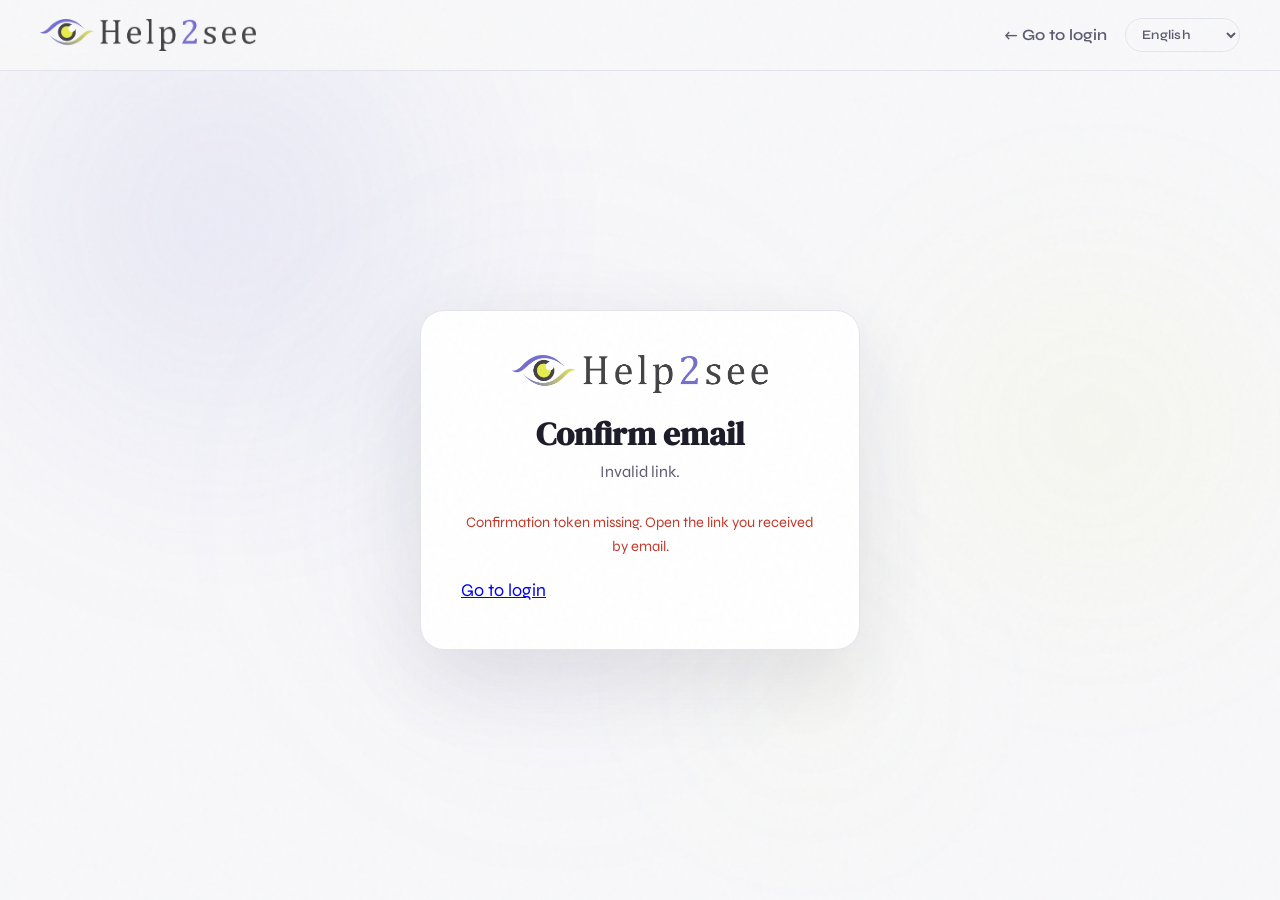
<file: site_finalPreto/confirm.html>
<!DOCTYPE html>
<html lang="pt-BR">

<head>
  <meta charset="UTF-8">
  <meta name="viewport" content="width=device-width, initial-scale=1.0">
  <title data-i18n="confirm.pageTitle">Confirmar e-mail — Help2See</title>
  <meta name="description" content="Confirme seu endereço de e-mail para ativar sua conta Help2See.">
  <link rel="shortcut icon" href="img/logo_icon.png" sizes="16x16" type="image/x-icon">
  <link rel="preconnect" href="https://fonts.googleapis.com">
  <link
    href="https://fonts.googleapis.com/css2?family=DM+Serif+Display:ital@0;1&family=Syne:wght@400;500;600;700;800&display=swap"
    rel="stylesheet">
  <link rel="stylesheet" href="css/style.css">
  <link rel="stylesheet" href="css/auth.css">
</head>

<body data-page="login">

  <div class="bg-lights" aria-hidden="true">
    <div class="bg-light bg-light-1"></div>
    <div class="bg-light bg-light-2"></div>
    <div class="bg-light bg-light-3"></div>
    <div class="bg-light bg-light-4"></div>
  </div>

  <header class="auth-topbar">
    <a href="index.html" class="nav-logo" aria-label="Help2See - Página inicial" data-i18n-attr="aria-label:nav.logoAria">
      <img src="img/help2seeLogo3Escuro.png" alt="Help2See" class="logo-img" />
    </a>
    <div class="auth-topbar-right">
      <a href="login.html" style="color:var(--gray);text-decoration:none;font-weight:600;" data-i18n="confirm.topLogin">← Ir para o login</a>
      <select class="js-lang-select" aria-label="Selecionar idioma" data-i18n-attr="aria-label:lang.aria">
        <option value="pt">Português</option>
        <option value="en">English</option>
        <option value="es">Español</option>
      </select>
    </div>
  </header>

  <main class="auth-page">
    <section class="auth-card" aria-labelledby="auth-title">
      <img src="img/help2seeLogo3Escuro.png" alt="" class="auth-logo" aria-hidden="true" />
      <h1 id="auth-title" class="auth-title" style="text-align:center;" data-i18n="confirm.heading">Confirmar e-mail</h1>
      <p class="auth-sub" id="confirm-sub" data-i18n="confirm.validating">Validando seu link de confirmação...</p>
      <p class="auth-msg" id="confirm-msg" role="status" aria-live="polite"></p>
      <p class="auth-foot" style="margin-top:18px;"><a href="login.html" data-i18n="confirm.footLogin">Ir para o login</a></p>
    </section>
  </main>

  <!-- i18n primeiro (expõe window.H2SI18n) -->
  <script src="js/i18n.js"></script>
  <!-- Cliente de autenticação (fala com o backend FastAPI /api/auth/*) -->
  <script src="js/auth-client.js"></script>
  <script>
    (function () {
      'use strict';
      var T = (window.H2SI18n && window.H2SI18n.t) ? window.H2SI18n.t : function (k) { return k; };
      var sub = document.getElementById('confirm-sub');
      var msg = document.getElementById('confirm-msg');
      function setMsg(type, text) { msg.className = 'auth-msg ' + type; msg.textContent = text; }
      // Set the sub via a data-i18n key so it re-localizes on live language change.
      function setSub(key) { sub.setAttribute('data-i18n', key); sub.textContent = T(key); }

      var params = new URLSearchParams(window.location.search);
      var token = params.get('token') || '';

      if (!token) {
        setSub('confirm.invalidLink');
        setMsg('error', T('confirm.tokenMissing'));
        return;
      }

      h2sAuth.confirm(token).then(function (res) {
        if (res.ok) {
          setSub('confirm.done');
          setMsg('ok', T('confirm.doneMsg'));
          // Atualiza o usuário em sessão (se logado) para refletir email_verified.
          h2sAuth.refreshUser().finally(function () {
            setTimeout(function () { window.location.href = 'login.html'; }, 1800);
          });
        } else {
          setSub('confirm.failed');
          setMsg('error', h2sAuth.errorMessage(res, T('confirm.failedMsg')));
        }
      }).catch(function () {
        setSub('confirm.connErr');
        setMsg('error', T('auth.errConn'));
      });
    })();
  </script>
</body>

</html>
</file>
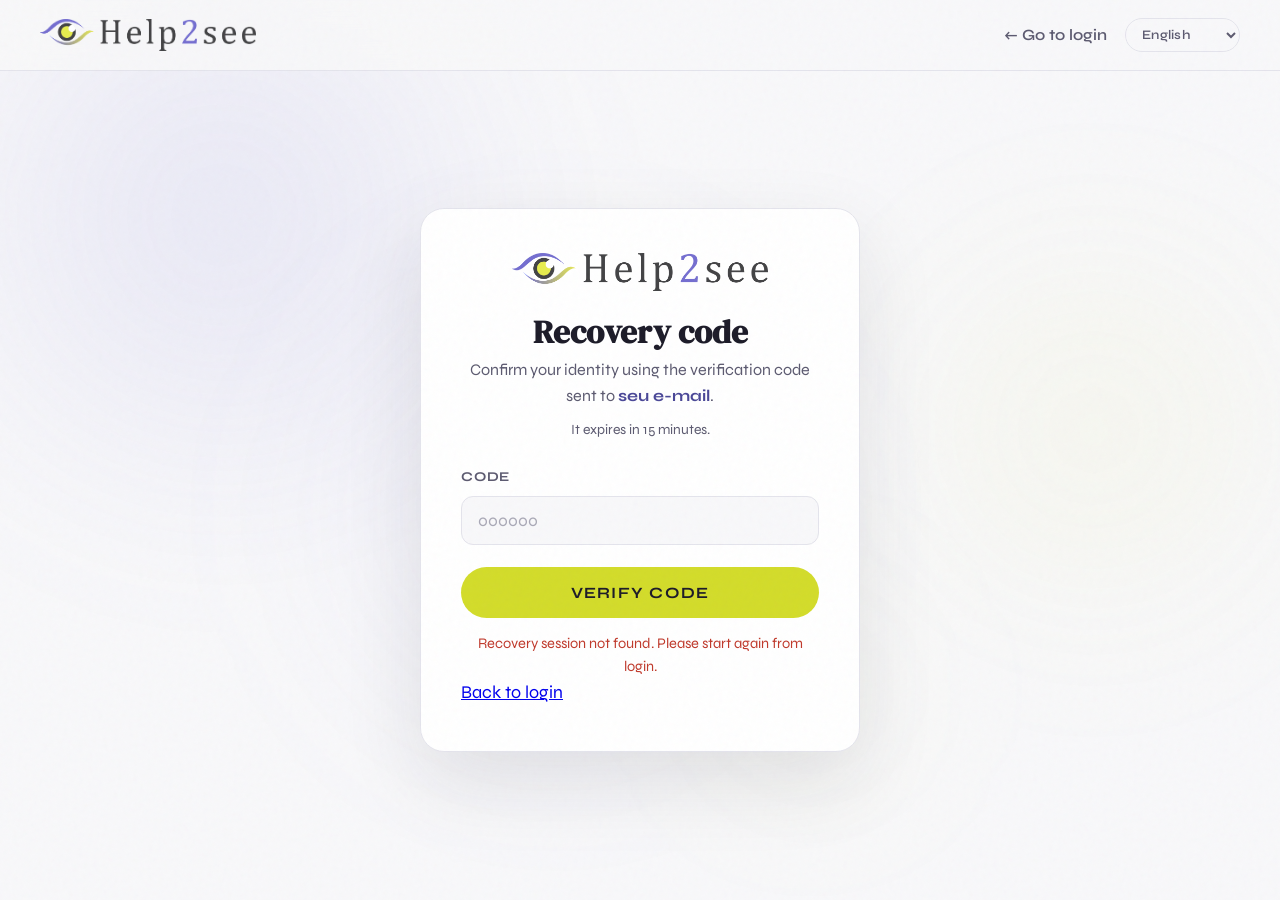
<file: site_finalPreto/recover-code.html>
<!DOCTYPE html>
<html lang="pt-BR">

<head>
  <meta charset="UTF-8">
  <meta name="viewport" content="width=device-width, initial-scale=1.0">
  <title data-i18n="recover.pageTitle">Código de recuperação — Help2See</title>
  <meta name="description" content="Digite o código que enviamos por e-mail para recuperar sua conta Help2See.">
  <link rel="shortcut icon" href="img/logo_icon.png" sizes="16x16" type="image/x-icon">
  <link rel="preconnect" href="https://fonts.googleapis.com">
  <link
    href="https://fonts.googleapis.com/css2?family=DM+Serif+Display:ital@0;1&family=Syne:wght@400;500;600;700;800&display=swap"
    rel="stylesheet">
  <link rel="stylesheet" href="css/style.css">
  <link rel="stylesheet" href="css/auth.css">
</head>

<body data-page="login">

  <div class="bg-lights" aria-hidden="true">
    <div class="bg-light bg-light-1"></div>
    <div class="bg-light bg-light-2"></div>
    <div class="bg-light bg-light-3"></div>
    <div class="bg-light bg-light-4"></div>
  </div>

  <header class="auth-topbar">
    <a href="index.html" class="nav-logo" aria-label="Help2See - Página inicial">
      <img src="img/help2seeLogo3Escuro.png" alt="Help2See" class="logo-img" />
    </a>
    <div class="auth-topbar-right">
      <a href="login.html" style="color:var(--gray);text-decoration:none;font-weight:600;" data-i18n="recover.topLogin">← Ir para o login</a>
      <select class="js-lang-select" aria-label="Selecionar idioma" data-i18n-attr="aria-label:lang.aria">
        <option value="pt">Português</option>
        <option value="en">English</option>
        <option value="es">Español</option>
      </select>
    </div>
  </header>

  <main class="auth-page">
    <section class="auth-card" aria-labelledby="auth-title">
      <img src="img/help2seeLogo3Escuro.png" alt="" class="auth-logo" aria-hidden="true" />
      <h1 id="auth-title" class="auth-title" style="text-align:center;" data-i18n="recover.heading">Código de recuperação</h1>
      <p class="auth-sub"><span data-i18n="recover.sub1">Confirme sua identidade usando o código de verificação enviado para</span>
        <strong class="auth-email" id="code-email">seu e-mail</strong>.</p>
      <p class="auth-sub auth-sub-sm" data-i18n="recover.expire">Ele expira em 15 minutos.</p>

      <form id="form-code" novalidate>
        <div class="auth-field">
          <label for="code-input" data-i18n="recover.codeLabel">Código</label>
          <input type="text" id="code-input" inputmode="numeric" autocomplete="one-time-code"
            maxlength="6" pattern="[0-9]*" placeholder="000000" required />
        </div>
        <button type="submit" class="btn-primary auth-submit" data-i18n="recover.submit">Verificar código</button>
        <p class="auth-msg" id="code-msg" role="status" aria-live="polite"></p>
      </form>

      <p class="auth-foot"><a href="login.html" data-i18n="recover.backLogin">Voltar ao login</a></p>
    </section>
  </main>

  <!-- i18n primeiro (expõe window.H2SI18n) -->
  <script src="js/i18n.js"></script>
  <!-- Cliente de autenticação (fala com o backend FastAPI /api/auth/*) -->
  <script src="js/auth-client.js"></script>
  <script>
    (function () {
      'use strict';
      var T = (window.H2SI18n && window.H2SI18n.t) ? window.H2SI18n.t : function (k) { return k; };
      var msg = document.getElementById('code-msg');
      var form = document.getElementById('form-code');
      var input = document.getElementById('code-input');

      function setMsg(type, text) { msg.className = 'auth-msg ' + type; msg.textContent = text; }

      var params;
      try { params = new URLSearchParams(window.location.search); } catch (e) { params = null; }

      // E-mail: da URL ou do passo anterior (sessionStorage).
      var email = (params && params.get('email')) || '';
      if (!email) { try { email = sessionStorage.getItem('h2s_reset_email') || ''; } catch (e) { email = ''; } }

      if (!email) {
        setMsg('error', T('recover.noSession'));
        form.querySelector('button[type="submit"]').disabled = true;
        return;
      }

      // Mostra o e-mail (já resolvido acima) no texto de confirmação.
      var emailEl = document.getElementById('code-email');
      if (emailEl) emailEl.textContent = email;

      // Modo dev (sem SMTP): o código vem na URL para teste — pré-preenche.
      var devCode = params && params.get('dev_code');
      if (devCode) {
        input.value = devCode;
        setMsg('ok', T('recover.devPrefill', { code: devCode }));
      }

      form.addEventListener('submit', function (e) {
        e.preventDefault();
        var code = input.value.trim();
        if (!/^\d{4,8}$/.test(code)) { setMsg('error', T('recover.invalidCode')); return; }

        setMsg('', T('recover.verifying'));
        h2sAuth.verifyCode(email, code).then(function (res) {
          if (res.ok && res.data && res.data.exchange_token) {
            try { sessionStorage.setItem('h2s_reset_exchange', res.data.exchange_token); } catch (err) { /* sem efeito */ }
            setMsg('ok', T('recover.confirmed'));
            setTimeout(function () { window.location.href = 'reset.html'; }, 800);
          } else {
            setMsg('error', h2sAuth.errorMessage(res, T('recover.invalidExpired')));
          }
        }).catch(function () {
          setMsg('error', T('auth.errConn'));
        });
      });
    })();
  </script>
</body>

</html>
</file>
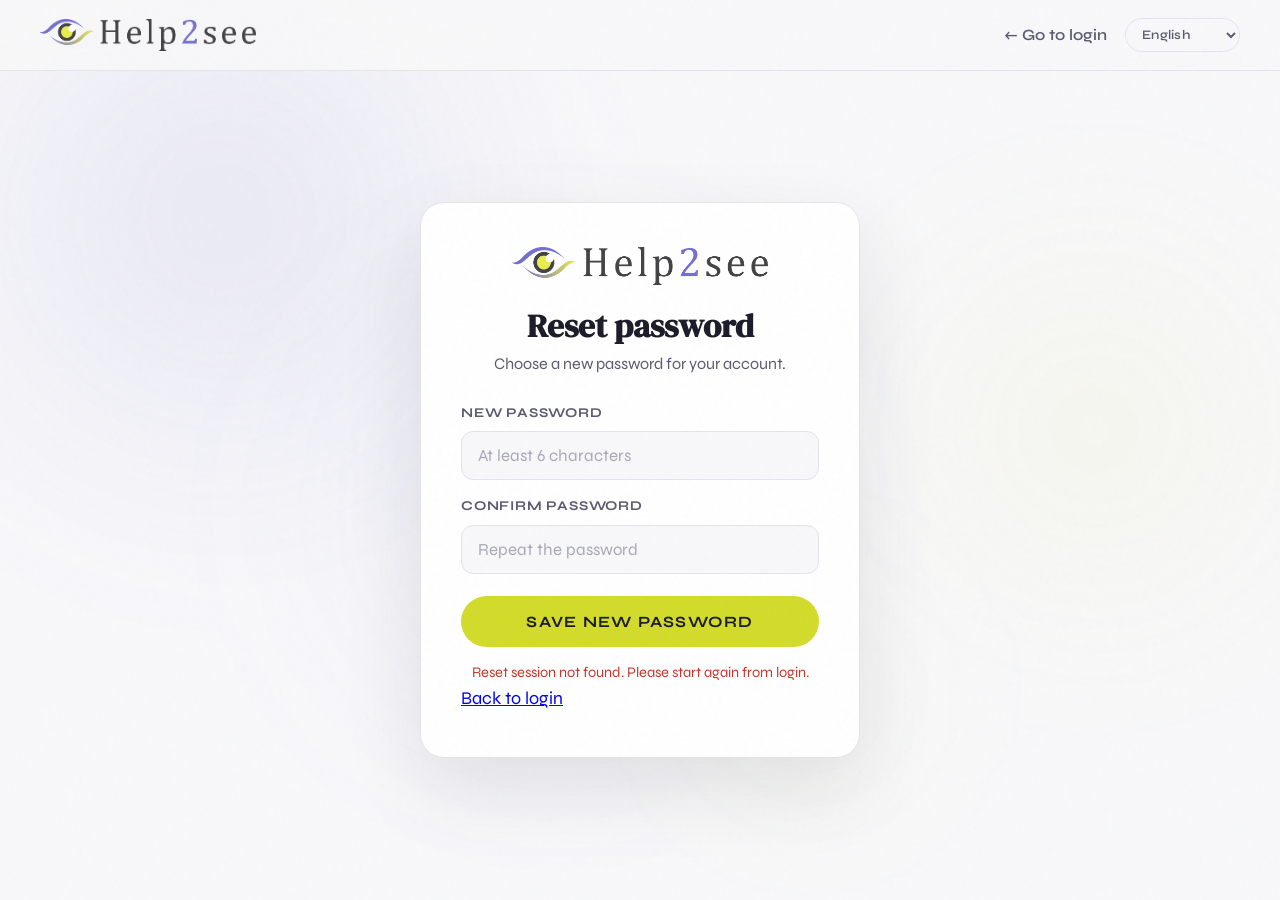
<file: site_finalPreto/reset.html>
<!DOCTYPE html>
<html lang="pt-BR">

<head>
  <meta charset="UTF-8">
  <meta name="viewport" content="width=device-width, initial-scale=1.0">
  <title data-i18n="reset.pageTitle">Redefinir senha — Help2See</title>
  <meta name="description" content="Defina uma nova senha para sua conta Help2See.">
  <link rel="shortcut icon" href="img/logo_icon.png" sizes="16x16" type="image/x-icon">
  <link rel="preconnect" href="https://fonts.googleapis.com">
  <link
    href="https://fonts.googleapis.com/css2?family=DM+Serif+Display:ital@0;1&family=Syne:wght@400;500;600;700;800&display=swap"
    rel="stylesheet">
  <link rel="stylesheet" href="css/style.css">
  <link rel="stylesheet" href="css/auth.css">
</head>

<body data-page="login">

  <div class="bg-lights" aria-hidden="true">
    <div class="bg-light bg-light-1"></div>
    <div class="bg-light bg-light-2"></div>
    <div class="bg-light bg-light-3"></div>
    <div class="bg-light bg-light-4"></div>
  </div>

  <header class="auth-topbar">
    <a href="index.html" class="nav-logo" aria-label="Help2See - Página inicial">
      <img src="img/help2seeLogo3Escuro.png" alt="Help2See" class="logo-img" />
    </a>
    <div class="auth-topbar-right">
      <a href="login.html" style="color:var(--gray);text-decoration:none;font-weight:600;" data-i18n="reset.topLogin">← Ir para o login</a>
      <select class="js-lang-select" aria-label="Selecionar idioma" data-i18n-attr="aria-label:lang.aria">
        <option value="pt">Português</option>
        <option value="en">English</option>
        <option value="es">Español</option>
      </select>
    </div>
  </header>

  <main class="auth-page">
    <section class="auth-card" aria-labelledby="auth-title">
      <img src="img/help2seeLogo3Escuro.png" alt="" class="auth-logo" aria-hidden="true" />
      <h1 id="auth-title" class="auth-title" style="text-align:center;" data-i18n="reset.heading">Redefinir senha</h1>
      <p class="auth-sub" data-i18n="reset.sub">Escolha uma nova senha para sua conta.</p>

      <form id="form-reset" novalidate>
        <div class="auth-field">
          <label for="reset-password" data-i18n="reset.newPass">Nova senha</label>
          <input type="password" id="reset-password" autocomplete="new-password"
            placeholder="Mínimo 6 caracteres" required data-i18n-attr="placeholder:login.passPlaceholder" />
        </div>
        <div class="auth-field">
          <label for="reset-confirm" data-i18n="reset.confirmPass">Confirmar senha</label>
          <input type="password" id="reset-confirm" autocomplete="new-password"
            placeholder="Repita a senha" required data-i18n-attr="placeholder:reset.repeatPlaceholder" />
        </div>
        <button type="submit" class="btn-primary auth-submit" data-i18n="reset.submit">Salvar nova senha</button>
        <p class="auth-msg" id="reset-msg" role="status" aria-live="polite"></p>
      </form>

      <p class="auth-foot"><a href="login.html" data-i18n="reset.backLogin">Voltar ao login</a></p>
    </section>
  </main>

  <!-- i18n primeiro (expõe window.H2SI18n) -->
  <script src="js/i18n.js"></script>
  <!-- Cliente de autenticação (fala com o backend FastAPI /api/auth/*) -->
  <script src="js/auth-client.js"></script>
  <script>
    (function () {
      'use strict';
      var T = (window.H2SI18n && window.H2SI18n.t) ? window.H2SI18n.t : function (k) { return k; };
      var msg = document.getElementById('reset-msg');
      var form = document.getElementById('form-reset');

      function setMsg(type, text) { msg.className = 'auth-msg ' + type; msg.textContent = text; }

      // O token de troca vem do passo anterior (verificação do código por
      // e-mail), guardado em sessionStorage por recover-code.html.
      var exchangeToken = '';
      try { exchangeToken = sessionStorage.getItem('h2s_reset_exchange') || ''; }
      catch (e) { exchangeToken = ''; }

      if (!exchangeToken) {
        setMsg('error', T('reset.noSession'));
        form.querySelector('button[type="submit"]').disabled = true;
        return;
      }

      form.addEventListener('submit', function (e) {
        e.preventDefault();
        var pass = document.getElementById('reset-password').value;
        var confirm = document.getElementById('reset-confirm').value;
        if (pass.length < 6) { setMsg('error', T('login.passMin')); return; }
        if (pass !== confirm) { setMsg('error', T('reset.mismatch')); return; }

        setMsg('', T('reset.saving'));
        h2sAuth.reset(exchangeToken, pass).then(function (res) {
          if (res.ok) {
            // Token de troca é de uso único — limpa para não reutilizar.
            try { sessionStorage.removeItem('h2s_reset_exchange'); sessionStorage.removeItem('h2s_reset_email'); } catch (err) { /* sem efeito */ }
            setMsg('ok', T('reset.done'));
            setTimeout(function () { window.location.href = 'login.html'; }, 1500);
          } else {
            setMsg('error', h2sAuth.errorMessage(res, T('reset.invalidSession')));
          }
        }).catch(function () {
          setMsg('error', T('auth.errConn'));
        });
      });
    })();
  </script>
</body>

</html>
</file>
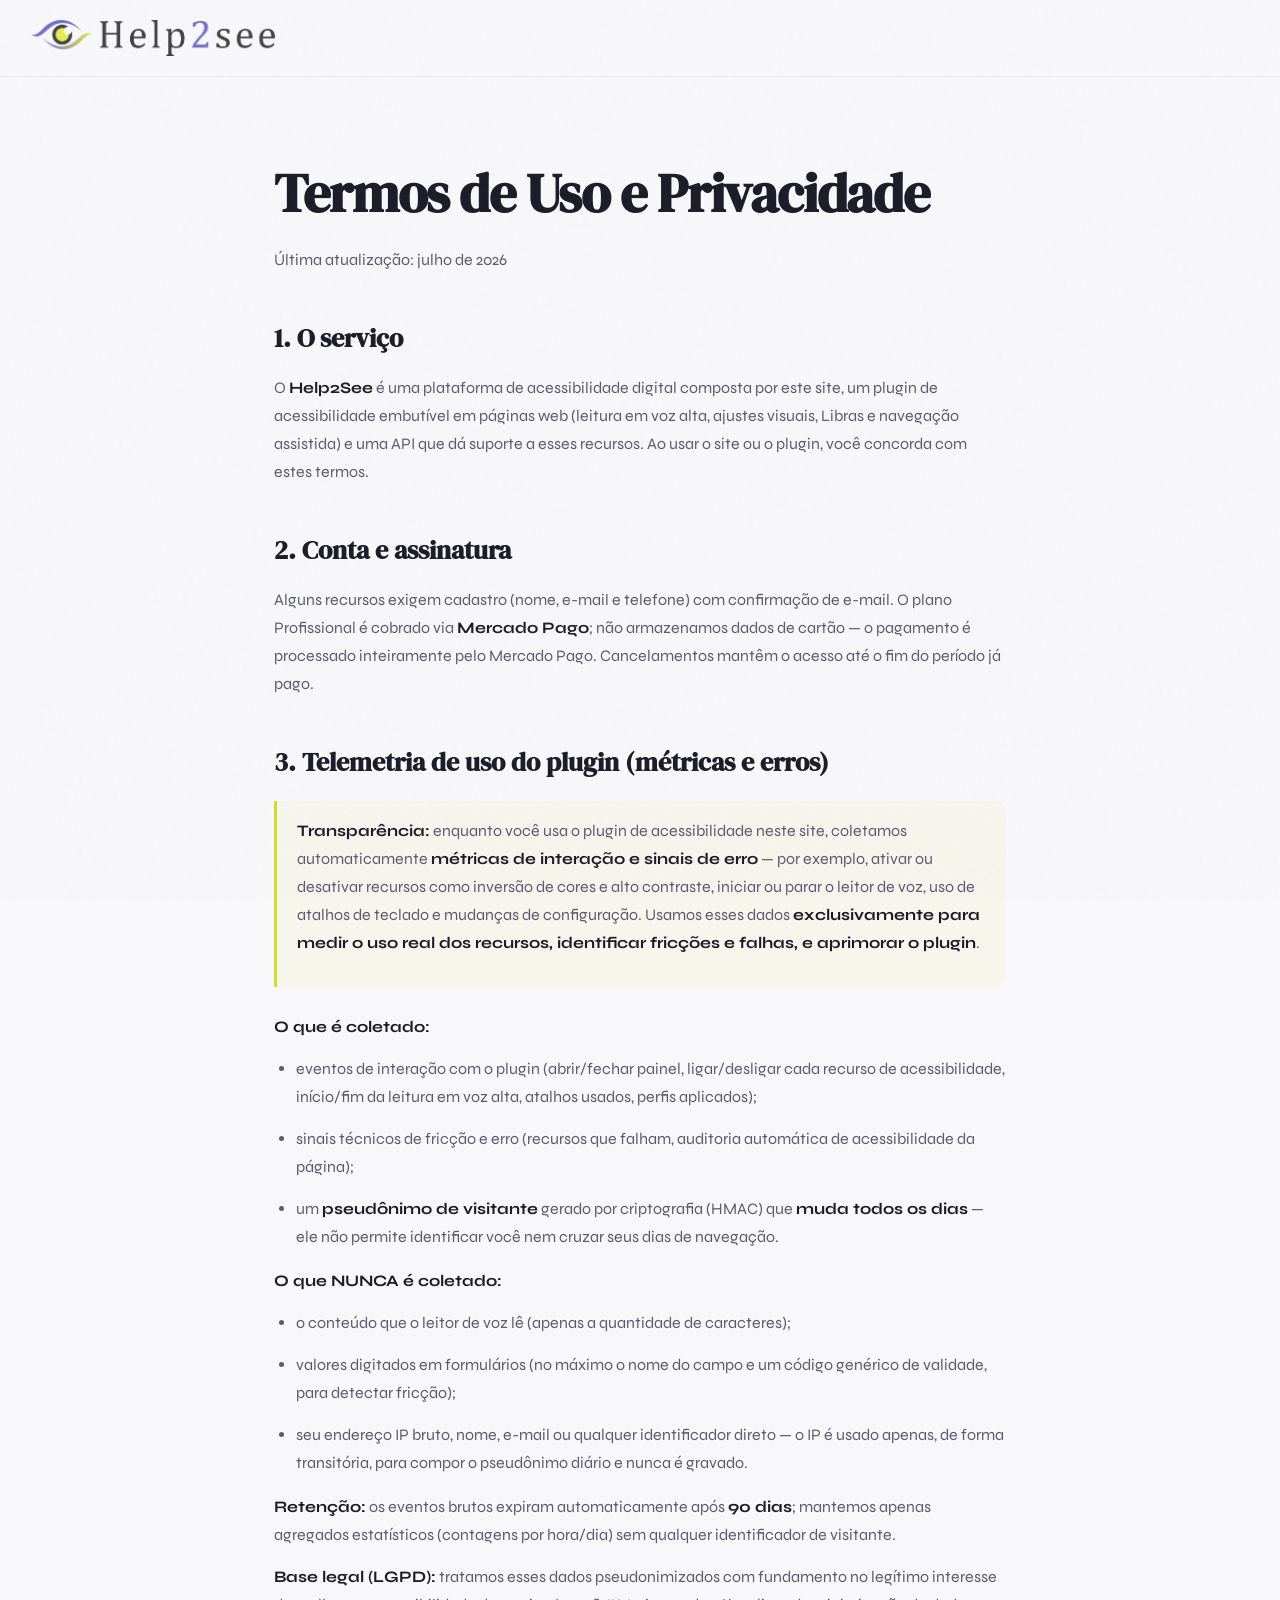
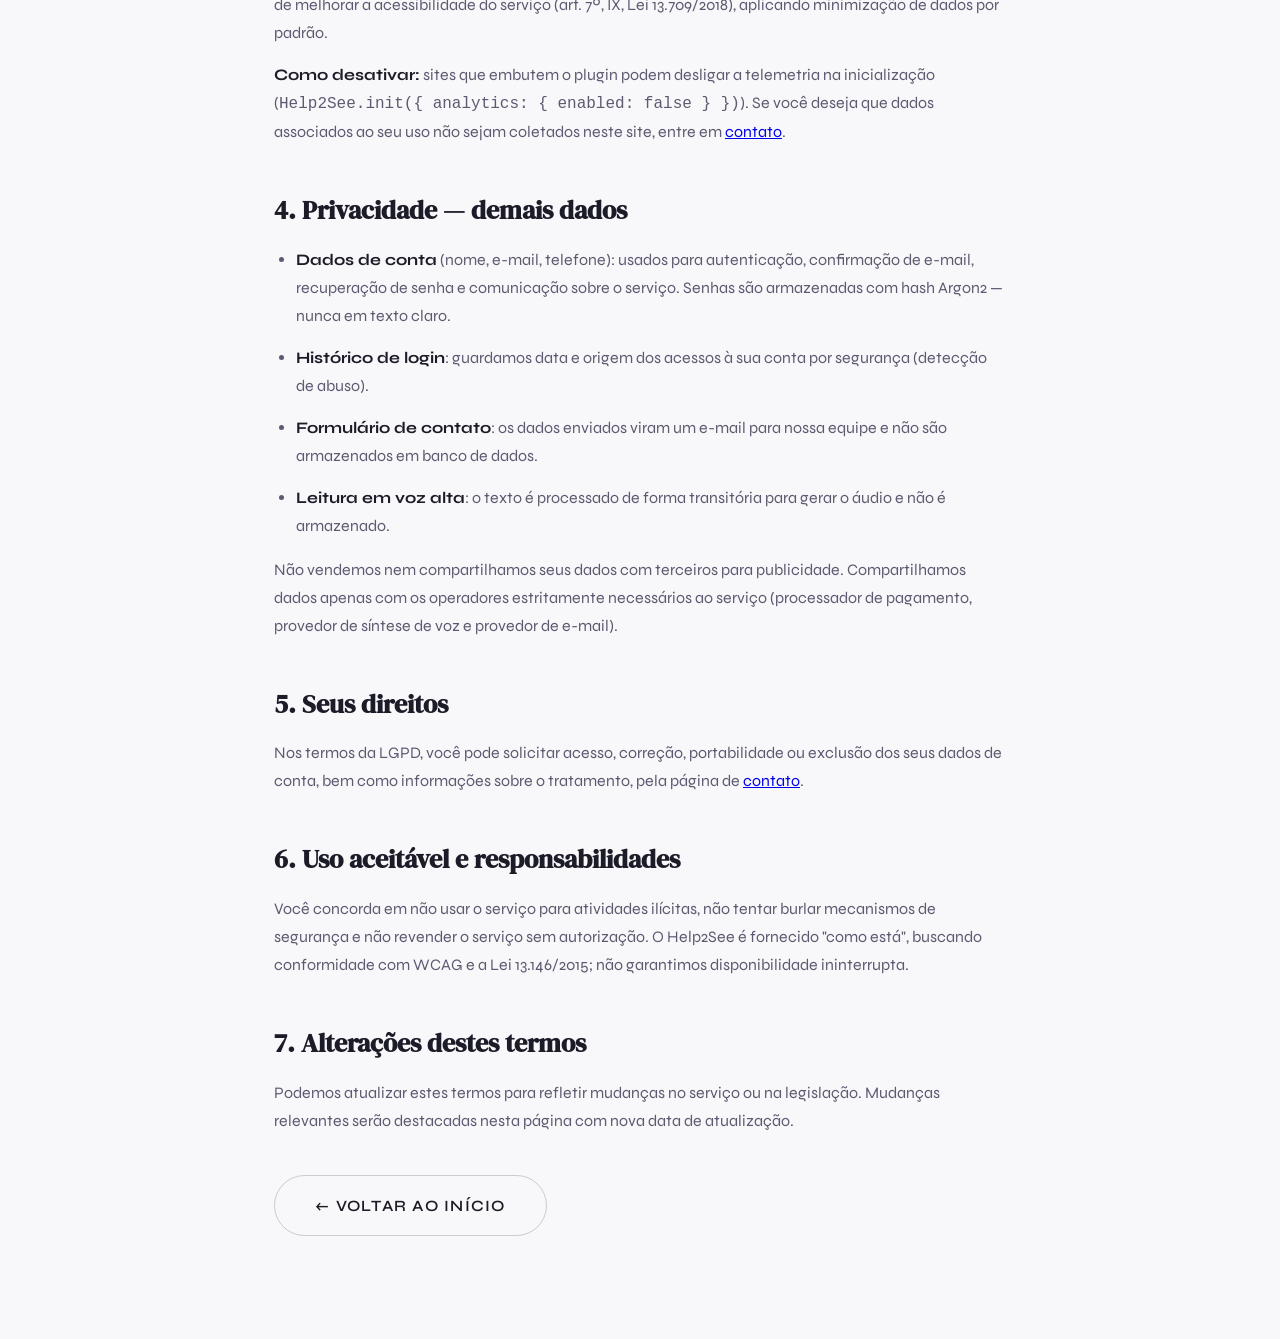
<file: site_finalPreto/termos.html>
<!DOCTYPE html>
<html lang="pt-BR">

<head>
  <meta charset="UTF-8">
  <meta name="viewport" content="width=device-width, initial-scale=1.0">
  <title>Termos de Uso e Privacidade — Help2See</title>
  <meta name="description" content="Termos de uso do Help2See: o que coletamos, por quê, e seus direitos. Telemetria de uso do plugin para métricas e correção de erros.">
  <link rel="shortcut icon" href="img/logo_icon.png" sizes="16x16" type="image/x-icon">
  <link rel="preconnect" href="https://fonts.googleapis.com">
  <link
    href="https://fonts.googleapis.com/css2?family=DM+Serif+Display:ital@0;1&family=Syne:wght@400;500;600;700;800&display=swap"
    rel="stylesheet">
  <link rel="stylesheet" href="css/style.css">
  <style>
    /* Layout do texto legal — reusa a identidade do site. */
    .legal-wrap {
      max-width: 780px;
      margin: 0 auto;
      padding: 150px 24px 90px;
    }
    .legal-wrap h1 {
      font-family: var(--serif);
      font-size: clamp(34px, 4.6vw, 54px);
      letter-spacing: -0.02em;
      margin-bottom: 10px;
    }
    .legal-updated {
      color: var(--gray);
      font-size: 14px;
      margin-bottom: 42px;
    }
    .legal-wrap h2 {
      font-family: var(--serif);
      font-size: 26px;
      margin: 44px 0 14px;
      scroll-margin-top: 110px;
    }
    .legal-wrap p, .legal-wrap li {
      color: var(--gray);
      line-height: 1.75;
      font-size: 16px;
      margin-bottom: 14px;
    }
    .legal-wrap ul {
      padding-left: 22px;
      margin-bottom: 16px;
    }
    .legal-wrap strong { color: var(--white); }
    .legal-note {
      border-left: 3px solid var(--yellow);
      background: rgba(211, 220, 42, 0.06);
      padding: 16px 20px;
      border-radius: 0 10px 10px 0;
      margin: 18px 0 26px;
    }
  </style>
</head>

<body data-page="termos">

  <a href="#main-content" class="skip-link">Ir para conteúdo principal</a>

  <nav role="navigation" aria-label="Navegação principal">
    <a href="index.html" class="nav-logo" aria-label="Help2See - Página inicial">
      <img src="img/help2seeLogo3Escuro.png" alt="Help2See" class="logo-img" />
    </a>
  </nav>

  <main id="main-content">
    <article class="legal-wrap">
      <h1>Termos de Uso e Privacidade</h1>
      <p class="legal-updated">Última atualização: julho de 2026</p>

      <h2 id="servico">1. O serviço</h2>
      <p>O <strong>Help2See</strong> é uma plataforma de acessibilidade digital composta por este site,
        um plugin de acessibilidade embutível em páginas web (leitura em voz alta, ajustes visuais,
        Libras e navegação assistida) e uma API que dá suporte a esses recursos. Ao usar o site ou o
        plugin, você concorda com estes termos.</p>

      <h2 id="conta">2. Conta e assinatura</h2>
      <p>Alguns recursos exigem cadastro (nome, e-mail e telefone) com confirmação de e-mail. O plano
        Profissional é cobrado via <strong>Mercado Pago</strong>; não armazenamos dados de cartão — o
        pagamento é processado inteiramente pelo Mercado Pago. Cancelamentos mantêm o acesso até o fim
        do período já pago.</p>

      <h2 id="telemetria">3. Telemetria de uso do plugin (métricas e erros)</h2>
      <div class="legal-note">
        <p><strong>Transparência:</strong> enquanto você usa o plugin de acessibilidade neste site,
          coletamos automaticamente <strong>métricas de interação e sinais de erro</strong> — por
          exemplo, ativar ou desativar recursos como inversão de cores e alto contraste, iniciar ou
          parar o leitor de voz, uso de atalhos de teclado e mudanças de configuração. Usamos esses
          dados <strong>exclusivamente para medir o uso real dos recursos, identificar fricções e
          falhas, e aprimorar o plugin</strong>.</p>
      </div>
      <p><strong>O que é coletado:</strong></p>
      <ul>
        <li>eventos de interação com o plugin (abrir/fechar painel, ligar/desligar cada recurso de
          acessibilidade, início/fim da leitura em voz alta, atalhos usados, perfis aplicados);</li>
        <li>sinais técnicos de fricção e erro (recursos que falham, auditoria automática de
          acessibilidade da página);</li>
        <li>um <strong>pseudônimo de visitante</strong> gerado por criptografia (HMAC) que
          <strong>muda todos os dias</strong> — ele não permite identificar você nem cruzar seus dias
          de navegação.</li>
      </ul>
      <p><strong>O que NUNCA é coletado:</strong></p>
      <ul>
        <li>o conteúdo que o leitor de voz lê (apenas a quantidade de caracteres);</li>
        <li>valores digitados em formulários (no máximo o nome do campo e um código genérico de
          validade, para detectar fricção);</li>
        <li>seu endereço IP bruto, nome, e-mail ou qualquer identificador direto — o IP é usado
          apenas, de forma transitória, para compor o pseudônimo diário e nunca é gravado.</li>
      </ul>
      <p><strong>Retenção:</strong> os eventos brutos expiram automaticamente após <strong>90
        dias</strong>; mantemos apenas agregados estatísticos (contagens por hora/dia) sem qualquer
        identificador de visitante.</p>
      <p><strong>Base legal (LGPD):</strong> tratamos esses dados pseudonimizados com fundamento no
        legítimo interesse de melhorar a acessibilidade do serviço (art. 7º, IX, Lei 13.709/2018),
        aplicando minimização de dados por padrão.</p>
      <p><strong>Como desativar:</strong> sites que embutem o plugin podem desligar a telemetria na
        inicialização (<code>Help2See.init({ analytics: { enabled: false } })</code>). Se você deseja
        que dados associados ao seu uso não sejam coletados neste site, entre em
        <a href="contato.html">contato</a>.</p>

      <h2 id="privacidade">4. Privacidade — demais dados</h2>
      <ul>
        <li><strong>Dados de conta</strong> (nome, e-mail, telefone): usados para autenticação,
          confirmação de e-mail, recuperação de senha e comunicação sobre o serviço. Senhas são
          armazenadas com hash Argon2 — nunca em texto claro.</li>
        <li><strong>Histórico de login</strong>: guardamos data e origem dos acessos à sua conta por
          segurança (detecção de abuso).</li>
        <li><strong>Formulário de contato</strong>: os dados enviados viram um e-mail para nossa
          equipe e não são armazenados em banco de dados.</li>
        <li><strong>Leitura em voz alta</strong>: o texto é processado de forma transitória para gerar
          o áudio e não é armazenado.</li>
      </ul>
      <p>Não vendemos nem compartilhamos seus dados com terceiros para publicidade. Compartilhamos
        dados apenas com os operadores estritamente necessários ao serviço (processador de pagamento,
        provedor de síntese de voz e provedor de e-mail).</p>

      <h2 id="direitos">5. Seus direitos</h2>
      <p>Nos termos da LGPD, você pode solicitar acesso, correção, portabilidade ou exclusão dos seus
        dados de conta, bem como informações sobre o tratamento, pela página de
        <a href="contato.html">contato</a>.</p>

      <h2 id="responsabilidades">6. Uso aceitável e responsabilidades</h2>
      <p>Você concorda em não usar o serviço para atividades ilícitas, não tentar burlar mecanismos de
        segurança e não revender o serviço sem autorização. O Help2See é fornecido "como está",
        buscando conformidade com WCAG e a Lei 13.146/2015; não garantimos disponibilidade
        ininterrupta.</p>

      <h2 id="alteracoes">7. Alterações destes termos</h2>
      <p>Podemos atualizar estes termos para refletir mudanças no serviço ou na legislação. Mudanças
        relevantes serão destacadas nesta página com nova data de atualização.</p>

      <p style="margin-top:40px"><a href="index.html" class="btn-secondary"
          style="display:inline-block">← Voltar ao início</a></p>
    </article>
  </main>

</body>

</html>
</file>
<file: site_finalPreto/css/style.css>
/* ═══════════════════════════════════════════
   HELP2SEE — style.css
   Table of Contents:
   1. Design Tokens
   2. Reset & Base
   3. Noise Overlay
   4. Background Lights
   5. Accessibility
   6. Navigation
   7. Buttons
   8. Section Utilities
   9. Hero
   10. Stats
   11. How It Works
   12. B2B Section
   13. B2C Features
   14. Demo Section
   15. Plans Section
   16. Footer
   17. About Page
   18. FAQ Page
   19. Animation Utilities
   20. Responsive
   ═══════════════════════════════════════════ */

/* ─────────────────────────────────────────
   1. DESIGN TOKENS
───────────────────────────────────────── */
:root {
  --navy: #FFFFFF;          /* card / elevated surface */
  --navy2: #FFFFFF;         /* raised surface */
  --navy3: #F8F8FA;         /* page background */
  --yellow: #D3DC2A;        /* brand accent — fills, dots, glows */
  --yellow2: #B8C220;
  --purple: #4A4797;        /* brand purple */
  --purple2: #4A4797;       /* readable purple for emphasis text */
  --purple3: #3F3C9A;
  --white: #1C1B28;         /* primary text / ink */
  --gray: #5C5A70;          /* muted / secondary text */
  --gray2: #E4E4EC;         /* borders & dividers */
  --ink-on-accent: #1C1B28; /* text sitting on yellow fills */
  --gold-ink: #6F6300;      /* readable gold for accent labels */
  --serif: 'DM Serif Display', Georgia, serif;
  --sans: 'Syne', sans-serif;
  --ease-bounce: cubic-bezier(0.34, 1.56, 0.64, 1);
  --ease-smooth: cubic-bezier(0.22, 1, 0.36, 1);

  /* Semantic aliases (official Help2See palette) — map onto the existing
     tokens above so new code can use clear names without renaming the 2500+
     references already in this file. Primary #4A4797, Secondary #D3DC2A,
     Background #F8F8FA, Text #1C1B28. */
  --color-primary: var(--purple);
  --color-secondary: var(--yellow);
  --color-bg: var(--navy3);
  --color-text: var(--white);
  --color-muted: var(--gray);
  --color-border: var(--gray2);
  --primary: var(--purple);   /* used by inline auth links (var(--primary,#4A4793)) */

  /* Extracted one-off gradient/placeholder colors (were hardcoded hex). */
  --grad-purple-a: #524FB5;
  --grad-purple-b: #403D93;
  --grad-dark-a: #2A2840;
  --grad-dark-b: #1C1B28;
  --placeholder-ink: #A9A8B6;
}

/* ─────────────────────────────────────────
   2. RESET & BASE
───────────────────────────────────────── */
*,
*::before,
*::after {
  box-sizing: border-box;
  margin: 0;
  padding: 0;
}

html {
  scroll-behavior: smooth;
  /* Impede scroll lateral no mobile causado por elementos absolutos que
     passam da borda (ex.: pop-up do VLibras, glows decorativos). */
  overflow-x: hidden;
}

body {
  background: var(--navy3);
  color: var(--white);
  font-family: var(--sans);
  font-size: 17.9px;
  line-height: 1.6;
  overflow-x: hidden;
}

/* ─────────────────────────────────────────
   3. NOISE OVERLAY
───────────────────────────────────────── */
body::before {
  content: '';
  position: fixed;
  inset: 0;
  background-image: url("data:image/svg+xml,%3Csvg viewBox='0 0 200 200' xmlns='http://www.w3.org/2000/svg'%3E%3Cfilter id='n'%3E%3CfeTurbulence type='fractalNoise' baseFrequency='0.9' numOctaves='4' stitchTiles='stitch'/%3E%3C/filter%3E%3Crect width='100%25' height='100%25' filter='url(%23n)' opacity='1'/%3E%3C/svg%3E");
  opacity: 0.03;
  pointer-events: none;
  z-index: 1000;
}

/* ─────────────────────────────────────────
   4. BACKGROUND LIGHTS
───────────────────────────────────────── */
.bg-lights {
  position: fixed;
  inset: 0;
  pointer-events: none;
  z-index: 0;
  overflow: hidden;
}

.bg-light {
  position: absolute;
  border-radius: 50%;
  filter: blur(80px);
  animation: bg-drift 20s ease-in-out infinite;
}

.bg-light-1 {
  width: 700px;
  height: 700px;
  background: radial-gradient(circle, rgba(107, 104, 209, 0.12) 0%, transparent 70%);
  top: -15%;
  left: -10%;
  animation-delay: 0s;
  animation-duration: 25s;
}

.bg-light-2 {
  width: 500px;
  height: 500px;
  background: radial-gradient(circle, rgba(211, 220, 42, 0.07) 0%, transparent 70%);
  top: 20%;
  right: -5%;
  animation-delay: -8s;
  animation-duration: 30s;
}

.bg-light-3 {
  width: 600px;
  height: 600px;
  background: radial-gradient(circle, rgba(148, 144, 232, 0.09) 0%, transparent 70%);
  bottom: 10%;
  left: 20%;
  animation-delay: -15s;
  animation-duration: 22s;
}

.bg-light-4 {
  width: 300px;
  height: 300px;
  background: radial-gradient(circle, rgba(211, 220, 42, 0.05) 0%, transparent 70%);
  top: 60%;
  right: 25%;
  animation-delay: -5s;
  animation-duration: 18s;
}

@keyframes bg-drift {

  0%,
  100% {
    transform: translate(0, 0) scale(1);
  }

  25% {
    transform: translate(30px, -20px) scale(1.05);
  }

  50% {
    transform: translate(-20px, 30px) scale(0.95);
  }

  75% {
    transform: translate(15px, 10px) scale(1.03);
  }
}

/* ─────────────────────────────────────────
   5. ACCESSIBILITY
───────────────────────────────────────── */
.skip-link {
  position: absolute;
  top: -100px;
  left: 20px;
  background: var(--yellow);
  color: var(--ink-on-accent);
  padding: 10px 20px;
  border-radius: 8px;
  font-weight: 700;
  font-size: 15.7px;
  z-index: 9999;
  transition: top 0.2s;
  text-decoration: none;
}

.skip-link:focus {
  top: 20px;
}

/* ─────────────────────────────────────────
   6. NAVIGATION
───────────────────────────────────────── */
nav {
  position: fixed;
  top: 0;
  left: 0;
  right: 0;
  z-index: 900;
  padding: 20px 60px;
  display: flex;
  align-items: center;
  justify-content: space-between;
  /* Fundo sólido: sem gradiente transparente para os links não sumirem sobre o hero. */
  background: rgba(248, 248, 250, 0.98);
  border-bottom: 1px solid rgba(28, 27, 40, 0.06);
  transition: background 0.3s, box-shadow 0.3s, border-color 0.3s;
}

nav.scrolled {
  background: rgba(248, 248, 250, 0.99);
  border-bottom: 1px solid rgba(28, 27, 40, 0.10);
  box-shadow: 0 8px 40px rgba(28, 27, 40, 0.08);
}

.nav-logo {
  display: flex;
  align-items: center;
  gap: 12px;
  text-decoration: none;
}

.logo-img {
  height: 36px;
  width: auto;
  display: block;
}

.nav-links {
  display: flex;
  align-items: center;
  gap: 36px;
  list-style: none;
}

.nav-links a {
  color: var(--gray);
  text-decoration: none;
  font-size: 14.6px;
  font-weight: 500;
  letter-spacing: 0.08em;
  text-transform: uppercase;
  transition: color 0.2s;
  position: relative;
}

.nav-links a::after {
  content: '';
  position: absolute;
  bottom: -3px;
  left: 0;
  width: 0;
  height: 1px;
  background: var(--yellow);
  transition: width 0.3s var(--ease-smooth);
}

.nav-links a:hover {
  color: var(--gold-ink);
}

.nav-links a:hover::after {
  width: 100%;
}

.nav-links a.active {
  color: var(--white);
}

.nav-links a.active::after {
  width: 100%;
}

.nav-cta {
  background: var(--yellow);
  color: var(--ink-on-accent);
  padding: 10px 24px;
  border-radius: 100px;
  font-weight: 700;
  letter-spacing: 0.04em;
  text-transform: uppercase;
  font-size: 13.4px;
  transition: transform 0.2s, box-shadow 0.2s;
}

.nav-cta:hover {
  color: var(--ink-on-accent);
  transform: translateY(-2px);
  box-shadow: 0 8px 30px rgba(211, 220, 42, 0.35);
}

.nav-cta::after {
  display: none;
}

/* ── Language selector (site chrome) ─────────────────────────
   Native <select> styled to match the nav. Keyboard-operable and
   with a visible focus ring (WCAG 2.4.7 / 2.4.11). */
.nav-lang {
  display: flex;
  align-items: center;
}
.js-lang-select {
  font-family: var(--sans);
  font-size: 13px;
  font-weight: 600;
  color: var(--gray);
  background: transparent;
  border: 1px solid var(--gray2);
  border-radius: 100px;
  padding: 7px 12px;
  cursor: pointer;
  letter-spacing: 0.02em;
  transition: color 0.2s, border-color 0.2s, box-shadow 0.2s;
}
.js-lang-select:hover {
  color: var(--white);
  border-color: var(--purple);
}
.js-lang-select:focus-visible {
  outline: 2px solid var(--purple);
  outline-offset: 2px;
  border-color: var(--purple);
}
.js-lang-select option {
  color: var(--white);
  background: #fff;
}
/* Seletor de idioma no TOPO do menu mobile (order:-1): embaixo, o botão
   flutuante do plugin ficava por cima dele em telas baixas. */
.mobile-menu .js-lang-select.mobile-lang {
  order: -1;
  width: 100%;
  max-width: 300px;
  margin: 0 auto;
  font-size: 16px;
  padding: 12px 16px;
}

/* Mobile hamburger */
.nav-hamburger {
  display: none;
  flex-direction: column;
  gap: 5px;
  background: none;
  border: none;
  cursor: pointer;
  padding: 8px;
  z-index: 910;
}

.nav-hamburger span {
  display: block;
  width: 24px;
  height: 2px;
  background: var(--white);
  border-radius: 2px;
  transition: transform 0.3s, opacity 0.3s;
}

.nav-hamburger.open span:nth-child(1) {
  transform: translateY(7px) rotate(45deg);
}

.nav-hamburger.open span:nth-child(2) {
  opacity: 0;
}

.nav-hamburger.open span:nth-child(3) {
  transform: translateY(-7px) rotate(-45deg);
}

/* Mobile menu — GAVETA LATERAL: desliza da direita ocupando só parte da
   tela, com a página visível (escurecida) atrás. O ::after pinta o painel
   sólido; o container inteiro é o backdrop clicável. */
.mobile-menu {
  display: none;
  position: fixed;
  inset: 0;
  background: rgba(28, 27, 40, 0.35);
  z-index: 850;
  flex-direction: column;
  align-items: stretch;
  justify-content: flex-start;
  gap: 18px;
  padding: 88px 26px 30px;
  /* Empurra os itens para a coluna do painel (lado direito). */
  padding-left: calc(100vw - min(320px, 85vw) + 26px);
  overflow-y: auto;
  opacity: 0;
  pointer-events: none;
  transition: opacity 0.3s;
}

.mobile-menu::after {
  content: '';
  position: absolute;
  top: 0;
  right: 0;
  bottom: 0;
  width: min(320px, 85vw);
  background: var(--navy3);
  border-left: 1px solid var(--gray2);
  box-shadow: -24px 0 60px rgba(28, 27, 40, 0.25);
  transform: translateX(100%);
  transition: transform 0.32s var(--ease-smooth);
  z-index: -1;
}

.mobile-menu.open {
  opacity: 1;
  pointer-events: all;
}

.mobile-menu.open::after {
  transform: translateX(0);
}

.mobile-menu a {
  font-family: var(--serif);
  /* 38.2px + 9 itens não cabia em telas de 667-844px de altura. */
  font-size: 26px;
  color: var(--white);
  text-decoration: none;
  transition: color 0.2s;
}

.mobile-menu a:hover {
  color: var(--gold-ink);
}

.mobile-menu .mobile-cta {
  font-family: var(--sans);
  font-size: 15.7px;
  background: var(--yellow);
  color: var(--ink-on-accent);
  padding: 14px 36px;
  border-radius: 100px;
  font-weight: 700;
  letter-spacing: 0.08em;
  text-transform: uppercase;
  text-align: center;
  margin-top: 6px;
}

/* ─────────────────────────────────────────
   7. BUTTONS
───────────────────────────────────────── */
.btn-primary {
  background: var(--yellow);
  color: var(--ink-on-accent);
  border: none;
  padding: 16px 40px;
  border-radius: 100px;
  font-family: var(--sans);
  font-size: 15.7px;
  font-weight: 700;
  letter-spacing: 0.08em;
  text-transform: uppercase;
  cursor: pointer;
  text-decoration: none;
  display: inline-flex;
  align-items: center;
  gap: 10px;
  transition: transform 0.25s var(--ease-bounce), box-shadow 0.25s;
  position: relative;
  overflow: hidden;
}

.btn-primary::after {
  content: '';
  position: absolute;
  inset: 0;
  background: linear-gradient(90deg, transparent 0%, rgba(255, 255, 255, 0.25) 50%, transparent 100%);
  transform: translateX(-100%);
  transition: transform 0.6s var(--ease-smooth);
}

.btn-primary:hover {
  transform: translateY(-3px) scale(1.02);
  box-shadow: 0 12px 40px rgba(211, 220, 42, 0.45);
}

.btn-primary:hover::after {
  transform: translateX(100%);
}

.btn-secondary {
  background: transparent;
  color: var(--white);
  border: 1px solid rgba(28, 27, 40, 0.2);
  padding: 16px 40px;
  border-radius: 100px;
  font-family: var(--sans);
  font-size: 15.7px;
  font-weight: 600;
  letter-spacing: 0.08em;
  text-transform: uppercase;
  cursor: pointer;
  text-decoration: none;
  display: inline-flex;
  align-items: center;
  gap: 10px;
  transition: border-color 0.2s, background 0.2s, transform 0.2s;
}

.btn-secondary:hover {
  border-color: rgba(28, 27, 40, 0.5);
  background: rgba(28, 27, 40, 0.05);
  transform: translateY(-2px);
}

/* ─────────────────────────────────────────
   8. SECTION UTILITIES
───────────────────────────────────────── */
section {
  padding: 120px 60px;
}

.section-eyebrow {
  display: inline-block;
  font-size: 12.3px;
  font-weight: 600;
  letter-spacing: 0.2em;
  text-transform: uppercase;
  color: var(--gold-ink);
  margin-bottom: 20px;
  position: relative;
}

.section-eyebrow::before {
  content: '';
  display: inline-block;
  width: 6px;
  height: 6px;
  background: var(--yellow);
  border-radius: 50%;
  margin-right: 10px;
  vertical-align: middle;
  animation: pulse-dot 2s ease-in-out infinite;
}

.section-title {
  font-family: var(--serif);
  font-size: clamp(38.2px, 5vw, 63.6px);
  line-height: 1.05;
  letter-spacing: -0.025em;
  max-width: 700px;
  margin-bottom: 24px;
}

.section-title em {
  font-style: italic;
  color: var(--purple2);
}

.section-sub {
  font-size: 19px;
  color: var(--gray);
  max-width: 560px;
  line-height: 1.75;
  margin-bottom: 60px;
}

/* ─────────────────────────────────────────
   9. HERO
───────────────────────────────────────── */
.hero {
  min-height: 100vh;
  display: flex;
  flex-direction: column;
  align-items: center;
  justify-content: center;
  text-align: center;
  padding: 120px 40px 80px;
  position: relative;
  overflow: hidden;
}

/* Hero light layers */
.hero-glow {
  position: absolute;
  top: 50%;
  left: 50%;
  transform: translate(-50%, -55%);
  width: 1000px;
  height: 500px;
  background: radial-gradient(ellipse 60% 40% at 50% 50%,
      rgba(107, 104, 209, 0.14) 0%,
      rgba(211, 220, 42, 0.08) 50%,
      transparent 100%);
  pointer-events: none;
  filter: blur(50px);
}

.hero-glow2 {
  position: absolute;
  bottom: -100px;
  left: 50%;
  transform: translateX(-50%);
  width: 800px;
  height: 400px;
  background: radial-gradient(ellipse 80% 60% at 50% 100%,
      rgba(211, 220, 42, 0.1) 0%,
      transparent 70%);
  pointer-events: none;
  filter: blur(70px);
}

.hero-glow3 {
  position: absolute;
  top: 30%;
  left: 10%;
  width: 400px;
  height: 400px;
  background: radial-gradient(circle, rgba(107, 104, 209, 0.1) 0%, transparent 70%);
  pointer-events: none;
  filter: blur(60px);
  animation: glow-breathe 7s ease-in-out infinite;
}

.hero-glow4 {
  position: absolute;
  top: 20%;
  right: 5%;
  width: 300px;
  height: 300px;
  background: radial-gradient(circle, rgba(211, 220, 42, 0.08) 0%, transparent 70%);
  pointer-events: none;
  filter: blur(50px);
  animation: glow-breathe 9s ease-in-out infinite reverse;
}

/* Light beams */
.hero-beam {
  position: absolute;
  pointer-events: none;
}

.hero-beam-1 {
  top: -50px;
  left: 30%;
  width: 2px;
  height: 400px;
  background: linear-gradient(to bottom, transparent, rgba(107, 104, 209, 0.15), transparent);
  filter: blur(4px);
  transform: rotate(-20deg);
  animation: beam-fade 5s ease-in-out infinite;
}

.hero-beam-2 {
  top: -50px;
  right: 35%;
  width: 1px;
  height: 300px;
  background: linear-gradient(to bottom, transparent, rgba(211, 220, 42, 0.12), transparent);
  filter: blur(3px);
  transform: rotate(15deg);
  animation: beam-fade 7s ease-in-out infinite 2s;
}

/* Orbs */
.orb {
  position: absolute;
  border-radius: 50%;
  pointer-events: none;
}

.orb-1 {
  width: 6px;
  height: 6px;
  background: var(--yellow);
  opacity: 0.7;
  top: 20%;
  left: 15%;
  box-shadow: 0 0 12px 4px rgba(211, 220, 42, 0.4);
}

.orb-2 {
  width: 4px;
  height: 4px;
  background: var(--purple2);
  opacity: 0.9;
  top: 35%;
  right: 20%;
  box-shadow: 0 0 10px 3px rgba(148, 144, 232, 0.4);
}

.orb-3 {
  width: 8px;
  height: 8px;
  background: var(--yellow);
  opacity: 0.4;
  bottom: 30%;
  left: 25%;
  box-shadow: 0 0 16px 6px rgba(211, 220, 42, 0.2);
}

.orb-4 {
  width: 3px;
  height: 3px;
  background: var(--white);
  opacity: 0.6;
  top: 60%;
  right: 30%;
  box-shadow: 0 0 8px 3px rgba(28, 27, 40, 0.3);
}

.orb-5 {
  width: 5px;
  height: 5px;
  background: var(--purple2);
  opacity: 0.5;
  top: 15%;
  right: 42%;
  box-shadow: 0 0 12px 4px rgba(148, 144, 232, 0.3);
}

.orb-6 {
  width: 4px;
  height: 4px;
  background: var(--yellow);
  opacity: 0.6;
  bottom: 20%;
  right: 15%;
  box-shadow: 0 0 10px 4px rgba(211, 220, 42, 0.3);
}

/* Entrada dos elementos do hero. Eles nascem com opacity 0 e ESTA animação
   (forwards) é o que os torna visíveis — sem ela, subtítulo e botões nunca
   aparecem. Com prefers-reduced-motion o bloco global zera a duração e o
   estado final (visível) é aplicado na hora. */
@keyframes hero-fade-up {
  from {
    opacity: 0;
    transform: translateY(14px);
  }
  to {
    opacity: 1;
    transform: none;
  }
}

/* Hero eyebrow */
.hero-eyebrow {
  display: inline-flex;
  align-items: center;
  gap: 8px;
  font-size: 12.3px;
  font-weight: 600;
  letter-spacing: 0.2em;
  text-transform: uppercase;
  color: var(--gold-ink);
  border: 1px solid rgba(211, 220, 42, 0.25);
  padding: 6px 18px;
  border-radius: 100px;
  margin-bottom: 36px;
  opacity: 0;
  animation: hero-fade-up 0.8s var(--ease-smooth) 0.15s forwards;
  background: rgba(211, 220, 42, 0.03);
  backdrop-filter: blur(4px);
}

.hero-eyebrow::before {
  content: '';
  width: 6px;
  height: 6px;
  border-radius: 50%;
  background: var(--yellow);
  animation: pulse-dot 2s ease-in-out infinite;
}

/* Hero title */
.hero-title {
  font-family: var(--serif);
  font-size: clamp(55.1px, 8vw, 101.8px);
  line-height: 1.05;
  letter-spacing: -0.03em;
  margin-bottom: 28px;
  max-width: 960px;
}

.hero-title .line {
  display: block;
  overflow: hidden;
  /* Folga extra para a máscara (overflow:hidden) do reveal não cortar
     ascendentes/descendentes (ex.: o 'g' de "garante" e a base das letras).
     padding e margin se cancelam: o espaçamento visual não muda. */
  padding-top: 0.14em;
  padding-bottom: 0.30em;
  margin-top: -0.14em;
  margin-bottom: -0.30em;
  /* Folga também na horizontal para a máscara não cortar a ponta da última
     letra (ex.: o "e" de "garante" na borda direita da linha). */
  padding-left: 0.20em;
  padding-right: 0.20em;
  margin-left: -0.16em;
  margin-right: -0.16em;
}

.hero-title .line-inner {
  display: block;
}

.hero-title em {
  font-style: italic;
  color: var(--gold-ink);
  text-shadow: 0 0 40px rgba(211, 220, 42, 0.25);
  position: relative;
}

.hero-title em::after {
  content: '';
  position: absolute;
  bottom: -4px;
  left: 0;
  right: 0;
  height: 2px;
  background: linear-gradient(90deg, transparent, rgba(211, 220, 42, 0.5), transparent);
  border-radius: 2px;
}

.hero-title .accent-word {
  position: relative;
  color: var(--purple2);
  display: inline-block;
  text-shadow: 0 0 30px rgba(148, 144, 232, 0.2);
  /* room for the descender of 'g' so overflow:hidden on .line never clips it */
  line-height: 1.05;
  padding-bottom: 0.12em;
  margin-bottom: -0.12em;
}

/* Subtle shimmer on accent word */
.hero-title .accent-word::before {
  content: attr(data-text);
  position: absolute;
  /* extend below the baseline so the shimmer covers the full glyph incl. descender */
  inset: 0 0 -0.12em 0;
  background: linear-gradient(90deg, var(--purple2) 0%, #c8c5ff 50%, var(--purple2) 100%);
  background-size: 200% 100%;
  -webkit-background-clip: text;
  -webkit-text-fill-color: transparent;
  background-clip: text;
  animation: text-shimmer 4s ease-in-out infinite;
  opacity: 0.55;
}

.hero-sub {
  font-size: 19.8px;
  color: var(--gray);
  max-width: 560px;
  line-height: 1.7;
  margin-bottom: 52px;
  opacity: 0;
  animation: hero-fade-up 0.8s var(--ease-smooth) 0.35s forwards;
}

.hero-sub strong {
  color: var(--white);
  font-weight: 600;
}

.hero-ctas {
  display: flex;
  gap: 16px;
  justify-content: center;
  flex-wrap: wrap;
  opacity: 0;
  animation: hero-fade-up 0.8s var(--ease-smooth) 0.55s forwards;
}

.hero-scroll {
  position: absolute;
  bottom: 36px;
  left: 50%;
  transform: translateX(-50%);
  display: flex;
  flex-direction: column;
  align-items: center;
  gap: 8px;
  opacity: 0;
}

.hero-scroll span {
  font-size: 11.2px;
  letter-spacing: 0.2em;
  text-transform: uppercase;
  color: var(--gray);
}

.scroll-line {
  width: 1px;
  height: 48px;
  background: linear-gradient(to bottom, var(--gray), transparent);
  animation: scroll-drop 1.8s ease-in-out infinite;
}

/* ─────────────────────────────────────────
   10. STATS
───────────────────────────────────────── */
.stats {
  padding: 80px 60px;
  display: grid;
  grid-template-columns: repeat(4, 1fr);
  gap: 2px;
  background: var(--gray2);
  position: relative;
  z-index: 2;
}

.stat-item {
  background: var(--navy);
  padding: 48px 40px;
  text-align: center;
  position: relative;
  overflow: hidden;
  transition: background 0.3s;
}

.stat-item::after {
  content: '';
  position: absolute;
  bottom: 0;
  left: 50%;
  transform: translateX(-50%);
  width: 0;
  height: 2px;
  background: linear-gradient(90deg, transparent, var(--yellow), transparent);
  transition: width 0.5s var(--ease-smooth);
}

.stat-item:hover {
  background: var(--navy2);
}

.stat-item:hover::after {
  width: 80%;
}

.stat-number {
  font-family: var(--serif);
  font-size: 59.4px;
  line-height: 1;
  color: var(--gold-ink);
  margin-bottom: 8px;
  display: block;
  text-shadow: 0 0 30px rgba(211, 220, 42, 0.2);
}

.stat-label {
  font-size: 14.6px;
  color: var(--gray);
  letter-spacing: 0.06em;
  text-transform: uppercase;
  line-height: 1.4;
}

/* ─────────────────────────────────────────
   11. HOW IT WORKS
───────────────────────────────────────── */
.how {
  background: var(--navy);
  position: relative;
  overflow: hidden;
}

/* Particle wave canvas sits behind content */
.how__particle-canvas {
  position: absolute;
  inset: 0;
  width: 100%;
  height: 100%;
  pointer-events: none;
  z-index: 0;
}

/* Ensure all how content is above canvas */
.how> :not(.how__particle-canvas) {
  position: relative;
  z-index: 1;
}

.how-grid {
  display: grid;
  grid-template-columns: repeat(3, 1fr);
  gap: 2px;
  margin-top: 20px;
}

.how-card {
  background: rgba(248, 248, 250, 0.85);
  backdrop-filter: blur(6px);
  padding: 52px 40px;
  position: relative;
  overflow: hidden;
  transition: background 0.3s;
}

.how-card:hover {
  background: rgba(248, 248, 250, 0.9);
}

.how-card::after {
  content: '';
  position: absolute;
  bottom: 0;
  left: 0;
  width: 0;
  height: 2px;
  background: var(--yellow);
  transition: width 0.4s var(--ease-smooth);
}

.how-card:hover::after {
  width: 100%;
}

.how-card::before {
  content: '';
  position: absolute;
  inset: 0;
  background: radial-gradient(circle at 30% 20%, rgba(211, 220, 42, 0.04) 0%, transparent 60%);
  opacity: 0;
  transition: opacity 0.4s;
}

.how-card:hover::before {
  opacity: 1;
}

.how-step {
  font-family: var(--serif);
  font-size: 84.8px;
  line-height: 1;
  color: rgba(28, 27, 40, 0.08);
  margin-bottom: 28px;
  display: block;
  transition: color 0.3s, text-shadow 0.3s;
}

.how-card:hover .how-step {
  color: rgba(28, 27, 40, 0.16);
  text-shadow: 0 0 30px rgba(28, 27, 40, 0.08);
}

.how-icon {
  width: 48px;
  height: 48px;
  margin-bottom: 24px;
}

.how-card h3 {
  font-family: var(--serif);
  font-size: 28.6px;
  margin-bottom: 14px;
  line-height: 1.2;
}

.how-card p {
  font-size: 16.8px;
  color: var(--gray);
  line-height: 1.75;
}

/* ─────────────────────────────────────────
   12. B2B SECTION
───────────────────────────────────────── */
.b2b {
  background: var(--navy3);
  display: grid;
  grid-template-columns: 1fr 1fr;
  gap: 80px;
  align-items: center;
  position: relative;
  overflow: hidden;
}

.b2b::before {
  content: '';
  position: absolute;
  top: 50%;
  left: 50%;
  transform: translate(-50%, -50%);
  width: 600px;
  height: 600px;
  border-radius: 50%;
  background: radial-gradient(circle, rgba(63, 60, 154, 0.08) 0%, transparent 70%);
  pointer-events: none;
  filter: blur(80px);
}

/* B2B stat metrics */
.b2b-metrics {
  margin-top: 28px;
  display: flex;
  gap: 20px;
  flex-wrap: wrap;
}

.b2b-metric {
  display: flex;
  flex-direction: column;
  gap: 4px;
}

.b2b-metric__value {
  font-family: var(--serif);
  font-size: 33.9px;
  color: var(--gold-ink);
  line-height: 1;
}

.b2b-metric__label {
  font-size: 13.4px;
  color: var(--gray);
}

.b2b-divider {
  width: 1px;
  background: var(--gray2);
  align-self: stretch;
}

/* Law card */
.law-card {
  background: var(--navy);
  border: 1px solid var(--gray2);
  border-radius: 16px;
  padding: 40px;
  position: relative;
  overflow: hidden;
  transition: border-color 0.3s, box-shadow 0.3s;
}

.law-card:hover {
  border-color: rgba(211, 220, 42, 0.2);
  box-shadow: 0 20px 80px rgba(28, 27, 40, 0.10), 0 0 60px rgba(211, 220, 42, 0.05);
}

.law-card::before {
  content: '';
  position: absolute;
  top: 0;
  left: 0;
  right: 0;
  height: 3px;
  background: linear-gradient(90deg, var(--purple3), var(--purple2), var(--yellow));
}

.law-card::after {
  content: '';
  position: absolute;
  top: 3px;
  left: 0;
  right: 0;
  bottom: 0;
  background: radial-gradient(ellipse at 50% 0%, rgba(211, 220, 42, 0.04) 0%, transparent 60%);
  pointer-events: none;
}

.law-card-label {
  font-size: 11.2px;
  font-weight: 700;
  letter-spacing: 0.2em;
  text-transform: uppercase;
  color: var(--purple2);
  margin-bottom: 20px;
  display: block;
}

.law-card h4 {
  font-family: var(--serif);
  font-size: 24.2px;
  margin-bottom: 16px;
  line-height: 1.2;
}

.law-card p {
  font-size: 15.7px;
  color: var(--gray);
  line-height: 1.75;
}

/* Law items */
.law-items {
  display: flex;
  flex-direction: column;
  gap: 12px;
  margin-top: 32px;
}

.law-item {
  display: flex;
  align-items: flex-start;
  gap: 14px;
  padding: 18px 20px;
  background: var(--navy2);
  border-radius: 10px;
  border-left: 3px solid var(--yellow);
  transition: transform 0.2s, background 0.2s, box-shadow 0.2s;
}

.law-item:hover {
  transform: translateX(4px);
  background: var(--navy);
  box-shadow: -4px 0 20px rgba(211, 220, 42, 0.1);
}

.law-item-icon {
  flex-shrink: 0;
  margin-top: 2px;
  display: flex;
  align-items: center;
  justify-content: center;
  width: 24px;
  height: 24px;
}

.law-item-text h5 {
  font-size: 15.7px;
  font-weight: 700;
  margin-bottom: 4px;
  color: var(--white);
}

.law-item-text p {
  font-size: 14.6px;
  color: var(--gray);
  line-height: 1.5;
}

/* ─────────────────────────────────────────
   13. B2C FEATURES
───────────────────────────────────────── */
.b2c {
  background: var(--navy);
  position: relative;
  overflow: hidden;
}

.b2c__header {
  text-align: center;
  max-width: 640px;
  margin: 0 auto 20px;
}

.b2c__header .section-title {
  margin: 0 auto;
}

.b2c__header .section-sub {
  margin: 16px auto 0;
}

.b2c::before {
  content: '';
  position: absolute;
  top: 0;
  left: 50%;
  transform: translateX(-50%);
  width: 800px;
  height: 400px;
  background: radial-gradient(ellipse at center top, rgba(148, 144, 232, 0.07) 0%, transparent 70%);
  pointer-events: none;
  filter: blur(40px);
}

.features-grid {
  display: grid;
  grid-template-columns: repeat(3, 1fr);
  gap: 20px;
  margin-top: 20px;
}

.feature-card {
  padding: 36px 30px;
  background: var(--navy2);
  border: 1px solid var(--gray2);
  border-radius: 16px;
  transition: border-color 0.3s, transform 0.3s, box-shadow 0.3s;
  position: relative;
  overflow: hidden;
}

.feature-card:hover {
  border-color: rgba(107, 104, 209, 0.5);
  transform: translateY(-4px);
  box-shadow: 0 20px 60px rgba(28, 27, 40, 0.08), 0 0 40px rgba(107, 104, 209, 0.08);
}

.feature-card::before {
  content: '';
  position: absolute;
  inset: 0;
  background: radial-gradient(circle at 50% 0%, rgba(107, 104, 209, 0.08) 0%, transparent 60%);
  opacity: 0;
  transition: opacity 0.3s;
}

.feature-card:hover::before {
  opacity: 1;
}

.feature-icon {
  width: 52px;
  height: 52px;
  background: var(--gray2);
  border-radius: 12px;
  display: flex;
  align-items: center;
  justify-content: center;
  margin-bottom: 20px;
  transition: background 0.3s, box-shadow 0.3s;
}

.feature-card:hover .feature-icon {
  background: rgba(107, 104, 209, 0.2);
  box-shadow: 0 0 20px rgba(107, 104, 209, 0.2);
}

.feature-card h3 {
  font-family: var(--serif);
  font-size: 24.2px;
  margin-bottom: 10px;
  line-height: 1.2;
}

.feature-card p {
  font-size: 15.7px;
  color: var(--gray);
  line-height: 1.7;
}

.feature-tag {
  display: inline-block;
  margin-top: 16px;
  font-size: 11.2px;
  font-weight: 700;
  letter-spacing: 0.15em;
  text-transform: uppercase;
  color: var(--gold-ink);
  border: 1px solid rgba(211, 220, 42, 0.3);
  padding: 4px 12px;
  border-radius: 100px;
}

/* ═══════════════════════════════════════════
   COLOR-MIX TILE SYSTEM (blue / dark)
   Reusable across every card grid on the site.
   Works by locally remapping the design tokens, so any
   element that uses var(--white/--gray/--gray2/--gold-ink/
   --purple2) auto-adapts to the colored surface.
   ═══════════════════════════════════════════ */
.mix-blue,
.mix-dark {
  --white: #FFFFFF;
  --gray: rgba(255, 255, 255, 0.80);
  --gray2: rgba(255, 255, 255, 0.18);
  --gold-ink: var(--yellow);
  --purple2: #CFCDF7;
  color: #FFFFFF;
  border-color: rgba(255, 255, 255, 0.16) !important;
}

.mix-blue {
  background: linear-gradient(165deg, var(--grad-purple-a) 0%, var(--grad-purple-b) 100%) !important;
}

.mix-dark {
  background: linear-gradient(165deg, var(--grad-dark-a) 0%, var(--grad-dark-b) 100%) !important;
}

.mix-blue h1, .mix-blue h2, .mix-blue h3, .mix-blue h4, .mix-blue h5, .mix-blue strong,
.mix-dark h1, .mix-dark h2, .mix-dark h3, .mix-dark h4, .mix-dark h5, .mix-dark strong {
  color: #FFFFFF;
}

/* Recolor icon SVGs to the yellow accent (overrides inline purple strokes/fills) */
.mix-blue svg [stroke]:not([stroke="none"]),
.mix-dark svg [stroke]:not([stroke="none"]),
.mix-blue svg[stroke]:not([stroke="none"]),
.mix-dark svg[stroke]:not([stroke="none"]) {
  stroke: var(--yellow);
}

.mix-blue svg [fill]:not([fill="none"]),
.mix-dark svg [fill]:not([fill="none"]) {
  fill: var(--yellow);
}

/* Translucent icon chips */
.mix-blue .feature-icon, .mix-dark .feature-icon,
.mix-blue .plugin-spec-icon, .mix-dark .plugin-spec-icon,
.mix-blue .how-icon, .mix-dark .how-icon,
.mix-blue .mission-icon, .mix-dark .mission-icon,
.mix-blue .law-item-icon, .mix-dark .law-item-icon {
  background: rgba(255, 255, 255, 0.14) !important;
}

/* Emoji icons can't be recolored — give them a light chip so they stay legible */
.mix-blue .compat-icon, .mix-dark .compat-icon {
  display: inline-flex;
  align-items: center;
  justify-content: center;
  width: 46px;
  height: 46px;
  background: rgba(255, 255, 255, 0.92);
  border-radius: 12px;
}

/* Big decorative serif numbers */
.mix-blue .how-step, .mix-dark .how-step,
.mix-blue .value-number, .mix-dark .value-number {
  color: rgba(255, 255, 255, 0.16) !important;
}

/* FAQ plus icon visible on colored surface */
.mix-blue .faq-icon::before, .mix-blue .faq-icon::after,
.mix-dark .faq-icon::before, .mix-dark .faq-icon::after {
  background: var(--yellow);
}

.mix-blue .faq-icon svg, .mix-dark .faq-icon svg {
  stroke: var(--yellow);
}

/* Tag/badge borders -> warm translucent */
.mix-blue .feature-tag, .mix-dark .feature-tag,
.mix-blue .faq-tag, .mix-dark .faq-tag,
.mix-blue .spec-tag, .mix-dark .spec-tag,
.mix-blue .member-role-tag, .mix-dark .member-role-tag {
  color: var(--yellow);
  border-color: rgba(211, 220, 42, 0.45);
}

/* Hover */
.mix-blue:hover, .mix-dark:hover {
  border-color: rgba(211, 220, 42, 0.4) !important;
  box-shadow: 0 22px 60px rgba(28, 27, 40, 0.24);
}

.mix-blue:hover .feature-icon, .mix-dark:hover .feature-icon {
  background: rgba(255, 255, 255, 0.22) !important;
  box-shadow: 0 0 20px rgba(255, 255, 255, 0.12);
}

.mix-blue::before {
  background: radial-gradient(circle at 50% 0%, rgba(255, 255, 255, 0.12) 0%, transparent 60%);
}

.mix-dark::before {
  background: radial-gradient(circle at 50% 0%, rgba(211, 220, 42, 0.10) 0%, transparent 60%);
}

/* ─────────────────────────────────────────
   14. DEMO SECTION
───────────────────────────────────────── */
.demo-section {
  background: var(--navy3);
  text-align: center;
  position: relative;
  overflow: hidden;
}

.demo-section__header .section-title {
  margin: 0 auto;
  text-align: center;
}

.demo-section__header .section-sub {
  margin: 16px auto 52px;
  text-align: center;
}

.demo-section::before {
  content: '';
  position: absolute;
  top: 50%;
  left: 50%;
  transform: translate(-50%, -50%);
  width: 900px;
  height: 400px;
  background: radial-gradient(ellipse at center, rgba(107, 104, 209, 0.06) 0%, transparent 70%);
  pointer-events: none;
  filter: blur(60px);
}

.demo-box {
  max-width: 720px;
  margin: 0 auto;
  background: var(--navy);
  border: 1px solid var(--gray2);
  border-radius: 20px;
  overflow: hidden;
  box-shadow: 0 40px 120px rgba(28, 27, 40, 0.12), 0 0 80px rgba(107, 104, 209, 0.07);
  transition: box-shadow 0.4s;
}

.demo-box:hover {
  box-shadow: 0 60px 140px rgba(28, 27, 40, 0.14), 0 0 100px rgba(107, 104, 209, 0.1);
}

.demo-bar {
  background: var(--navy2);
  padding: 14px 20px;
  display: flex;
  align-items: center;
  gap: 8px;
  border-bottom: 1px solid var(--gray2);
}

.demo-dot {
  width: 10px;
  height: 10px;
  border-radius: 50%;
}

.demo-dot:nth-child(1) {
  background: #FF5F57;
}

.demo-dot:nth-child(2) {
  background: #FEBC2E;
}

.demo-dot:nth-child(3) {
  background: #28C840;
}

.demo-url {
  flex: 1;
  text-align: center;
  font-size: 13.4px;
  color: var(--gray);
  background: var(--navy3);
  padding: 4px 16px;
  border-radius: 6px;
}

.demo-content {
  padding: 48px 52px;
  text-align: left;
  position: relative;
}

.demo-toolbar {
  position: absolute;
  top: 16px;
  right: 20px;
  display: flex;
  gap: 8px;
  align-items: center;
}

.demo-badge {
  background: rgba(211, 220, 42, 0.1);
  border: 1px solid rgba(211, 220, 42, 0.3);
  color: var(--gold-ink);
  font-size: 11.2px;
  font-weight: 700;
  letter-spacing: 0.15em;
  padding: 4px 12px;
  border-radius: 100px;
  text-transform: uppercase;
}

.demo-text-area h3 {
  font-family: var(--serif);
  font-size: 28.6px;
  margin-bottom: 14px;
  line-height: 1.25;
}

.demo-text-area p {
  font-size: 16.8px;
  color: var(--gray);
  line-height: 1.75;
  margin-bottom: 24px;
}

.demo-controls {
  display: flex;
  gap: 12px;
  margin-top: 28px;
  flex-wrap: wrap;
}

.demo-btn {
  padding: 10px 22px;
  border-radius: 100px;
  font-family: var(--sans);
  font-size: 14.6px;
  font-weight: 600;
  cursor: pointer;
  border: none;
  transition: transform 0.2s, box-shadow 0.2s;
  display: flex;
  align-items: center;
  gap: 8px;
}

.demo-btn-read {
  background: var(--yellow);
  color: var(--ink-on-accent);
}

.demo-btn-read:hover {
  transform: scale(1.03);
  box-shadow: 0 8px 25px rgba(211, 220, 42, 0.35);
}

.demo-btn-stop {
  background: var(--gray2);
  color: var(--white);
}

.demo-btn-stop:hover {
  background: #4a4960;
}

.demo-btn-simplify {
  background: rgba(107, 104, 209, 0.15);
  color: var(--purple2);
  border: 1px solid rgba(107, 104, 209, 0.3);
}

.demo-btn-simplify:hover {
  background: rgba(107, 104, 209, 0.25);
}

.demo-status {
  margin-top: 16px;
  font-size: 14.6px;
  color: var(--gray);
  min-height: 20px;
  display: flex;
  align-items: center;
  gap: 8px;
}

.status-dot {
  width: 8px;
  height: 8px;
  border-radius: 50%;
  background: var(--gray2);
  transition: background 0.3s;
}

.status-dot.active {
  background: var(--yellow);
  animation: pulse-dot 1s ease-in-out infinite;
}

/* ─────────────────────────────────────────
   15. PLANS SECTION (index preview)
───────────────────────────────────────── */
.plans {
  background: var(--navy);
  text-align: center;
  padding-bottom: 100px;
}

.plans__header .section-title {
  margin: 0 auto;
  text-align: center;
}

.plans__header .section-sub {
  margin: 16px auto 52px;
  text-align: center;
}

.plans__ctas {
  display: flex;
  gap: 16px;
  justify-content: center;
  flex-wrap: wrap;
  max-width: 700px;
  margin: 0 auto 60px;
}

.plans-grid {
  display: grid;
  grid-template-columns: repeat(2, 1fr);
  gap: 20px;
  max-width: 860px;
  margin: 0 auto;
  /* blur preview effect */
  pointer-events: none;
  opacity: 0.55;
  filter: blur(1.5px);
}

.plan-card {
  background: var(--navy2);
  border: 1px solid var(--gray2);
  border-radius: 20px;
  padding: 44px 40px;
  text-align: left;
  position: relative;
  overflow: hidden;
  transition: transform 0.3s, border-color 0.3s, box-shadow 0.3s;
}

.plan-card:hover {
  transform: translateY(-6px);
  border-color: rgba(211, 220, 42, 0.3);
  box-shadow: 0 30px 80px rgba(28, 27, 40, 0.10), 0 0 50px rgba(211, 220, 42, 0.05);
}

.plan-card--featured {
  border-color: var(--gold-ink);
  background: var(--navy);
}

.plan-card--featured::before {
  content: '';
  position: absolute;
  inset: 0;
  background: radial-gradient(ellipse at 50% 0%, rgba(211, 220, 42, 0.05) 0%, transparent 60%);
  pointer-events: none;
}

.plan-card--featured::after {
  content: 'Popular';
  position: absolute;
  top: 20px;
  right: 20px;
  background: var(--yellow);
  color: var(--ink-on-accent);
  font-size: 11.2px;
  font-weight: 800;
  letter-spacing: 0.15em;
  text-transform: uppercase;
  padding: 5px 14px;
  border-radius: 100px;
}

.plan-name {
  font-size: 13.4px;
  font-weight: 700;
  letter-spacing: 0.2em;
  text-transform: uppercase;
  color: var(--gray);
  margin-bottom: 12px;
}

.plan-price {
  font-family: var(--serif);
  font-size: 55.1px;
  line-height: 1;
  color: var(--white);
  margin-bottom: 6px;
}

.plan-price sup {
  font-family: var(--sans);
  font-size: 22px;
  font-weight: 600;
  vertical-align: super;
  color: var(--gray);
}

.plan-price-sub {
  font-size: 14.6px;
  color: var(--gray);
  margin-bottom: 32px;
}

.plan-features {
  list-style: none;
  margin-bottom: 36px;
  display: flex;
  flex-direction: column;
  gap: 12px;
}

.plan-features li {
  font-size: 15.7px;
  color: var(--gray);
  display: flex;
  align-items: center;
  gap: 10px;
}

.plan-features li::before {
  content: '✓';
  color: var(--gold-ink);
  font-weight: 700;
  font-size: 15.7px;
  flex-shrink: 0;
}

/* ─────────────────────────────────────────
   16. FOOTER
───────────────────────────────────────── */
footer {
  background: var(--navy3);
  border-top: 1px solid var(--gray2);
  padding: 64px 60px 40px;
  position: relative;
}

footer::before {
  content: '';
  position: absolute;
  top: 0;
  left: 50%;
  transform: translateX(-50%);
  width: 600px;
  height: 200px;
  background: radial-gradient(ellipse at center top, rgba(107, 104, 209, 0.06) 0%, transparent 70%);
  pointer-events: none;
  filter: blur(40px);
}

.footer-top {
  display: grid;
  grid-template-columns: 2fr 1fr 1fr 1fr;
  gap: 60px;
  margin-bottom: 60px;
}

.footer-brand p {
  font-size: 15.7px;
  color: var(--gray);
  line-height: 1.7;
  margin-top: 16px;
  max-width: 300px;
}

.footer-logo {
  margin-bottom: 0;
  height: 28px;
  width: auto;
}

.footer-col h5 {
  font-size: 12.3px;
  font-weight: 700;
  letter-spacing: 0.2em;
  text-transform: uppercase;
  color: var(--white);
  margin-bottom: 20px;
}

.footer-col a {
  display: block;
  font-size: 15.7px;
  color: var(--gray);
  text-decoration: none;
  margin-bottom: 10px;
  transition: color 0.2s;
}

.footer-col a:hover {
  color: var(--gold-ink);
}

.footer-bottom {
  border-top: 1px solid var(--gray2);
  padding-top: 32px;
  display: flex;
  justify-content: space-between;
  align-items: center;
}

.footer-bottom p {
  font-size: 14.6px;
  color: var(--gray);
}

.footer-bottom a {
  color: var(--gold-ink);
  text-decoration: none;
}

.footer-heart {
  display: inline-block;
  vertical-align: middle;
}

/* ─────────────────────────────────────────
   17. ABOUT PAGE
───────────────────────────────────────── */
.about-hero {
  min-height: 60vh;
  display: flex;
  flex-direction: column;
  align-items: center;
  justify-content: center;
  text-align: center;
  padding: 160px 60px 80px;
  position: relative;
  overflow: hidden;
}

.about-hero-glow {
  position: absolute;
  top: 30%;
  left: 50%;
  transform: translate(-50%, -50%);
  width: 1000px;
  height: 600px;
  background: radial-gradient(ellipse at center,
      rgba(107, 104, 209, 0.18) 0%,
      rgba(211, 220, 42, 0.05) 50%,
      transparent 75%);
  pointer-events: none;
  filter: blur(60px);
  animation: glow-breathe 6s ease-in-out infinite;
}

.about-hero .section-eyebrow {
  margin-bottom: 24px;
}

.about-hero-title {
  font-family: var(--serif);
  font-size: clamp(46.6px, 6vw, 84.8px);
  line-height: 1.05;
  letter-spacing: -0.03em;
  max-width: 820px;
  margin-bottom: 28px;
}

.about-hero-title em {
  font-style: italic;
  color: var(--gold-ink);
  text-shadow: 0 0 40px rgba(211, 220, 42, 0.25);
}

.about-hero-sub {
  font-size: 19.8px;
  color: var(--gray);
  max-width: 580px;
  line-height: 1.75;
}

.about-hero-sub strong {
  color: var(--white);
}

/* Mission strip */
.mission-strip {
  background: var(--navy);
  padding: 0;
  display: grid;
  grid-template-columns: repeat(3, 1fr);
  gap: 2px;
  background-color: var(--gray2);
}

.mission-item {
  background: var(--navy);
  padding: 52px 48px;
  position: relative;
  overflow: hidden;
  transition: background 0.3s;
}

.mission-item:hover {
  background: var(--navy2);
}

.mission-item::before {
  content: '';
  position: absolute;
  top: 0;
  left: 0;
  width: 3px;
  height: 0;
  background: var(--yellow);
  transition: height 0.4s var(--ease-smooth);
}

.mission-item:hover::before {
  height: 100%;
}

.mission-icon {
  margin-bottom: 20px;
  display: flex;
  align-items: center;
  justify-content: center;
  width: 48px;
  height: 48px;
}

.mission-item h3 {
  font-family: var(--serif);
  font-size: 28.6px;
  margin-bottom: 12px;
  line-height: 1.2;
}

.mission-item p {
  font-size: 16.8px;
  color: var(--gray);
  line-height: 1.7;
}

/* Team section */
.team-section {
  background: var(--navy3);
  padding: 120px 60px;
}

.team-section .section-title {
  margin: 0 auto 12px;
  text-align: center;
  max-width: 700px;
}

.team-section .section-eyebrow {
  display: block;
  text-align: center;
}

.team-section .section-sub {
  text-align: center;
  margin: 0 auto 72px;
}

.team-grid {
  display: grid;
  grid-template-columns: repeat(4, 1fr);
  gap: 24px;
  max-width: 1200px;
  margin: 0 auto;
}

.member-card {
  perspective: 1000px;
  /* min-height (not a fixed height) so the card can grow when text is enlarged
     (e.g. Help2See font scaling) instead of clipping name/hint. display:grid
     stretches .card-inner to fill the card. */
  min-height: 420px;
  display: grid;
  cursor: pointer;
}

.card-inner {
  /* Stack both faces in the same grid cell so the card height follows the
     taller face's natural content (auto-growing flip card). */
  display: grid;
  transform-style: preserve-3d;
}

.card-front,
.card-back {
  grid-area: 1 / 1;
  border-radius: 20px;
  overflow: hidden;
  backface-visibility: hidden;
  -webkit-backface-visibility: hidden;
  /* Dark cards (#1c1b28) on a light page: re-map the text/border vars so
     name, bio, hint and the social buttons stay legible — same approach as
     .mix-dark. */
  --white: #FFFFFF;
  --gray: rgba(255, 255, 255, 0.80);
  --gray2: rgba(255, 255, 255, 0.16);
  color: #FFFFFF;
}

.card-front {
  background: #1c1b28;
  border: 1px solid var(--gray2);
  display: flex;
  flex-direction: column;
  transition: border-color 0.3s;
}

.member-card:hover .card-front {
  border-color: rgba(211, 220, 42, 0.25);
}

/* ── Help2See 3.0 — flip fix ──────────────────────────────────────
   The 3D scaffolding above (perspective / preserve-3d / backface-hidden /
   pre-rotated back) was complete, but the rule that actually rotates the
   card was missing, so no card ever flipped (and the social icons on the
   back were never revealed). This restores the flip on:
     • hover  — desktop (guarded so touch devices don't get a stuck flip)
     • focus-within — keyboard users tabbing into a card / its links
     • .is-flipped — tap & Enter/Space, toggled by js/team-cards.js
   Hardware-accelerated transform; smooth and flicker-free.            */
.card-inner {
  transition: transform 0.6s var(--ease-smooth, cubic-bezier(0.2, 0.7, 0.2, 1));
  will-change: transform;
}
@media (hover: hover) and (pointer: fine) {
  .member-card:hover .card-inner { transform: rotateY(180deg); }
}
.member-card:focus-within .card-inner,
.member-card.is-flipped .card-inner { transform: rotateY(180deg); }

/* Visible keyboard focus ring on the card itself. */
.member-card:focus-visible {
  outline: 3px solid var(--purple, #4a4797);
  outline-offset: 4px;
  border-radius: 20px;
}

/* The decorative shine must never block the social links on the back. */
.card-back .member-links { position: relative; z-index: 2; }

@media (prefers-reduced-motion: reduce) {
  .card-inner { transition: none; }
}

.member-photo-wrap {
  width: 100%;
  height: 260px;
  overflow: hidden;
  position: relative;
  flex-shrink: 0;
}

.member-photo-placeholder {
  width: 100%;
  height: 100%;
  display: flex;
  flex-direction: column;
  align-items: center;
  justify-content: center;
  gap: 12px;
  background: linear-gradient(135deg, var(--navy2) 0%, var(--purple3) 60%, rgba(211, 220, 42, 0.15) 100%);
}

.member-photo-placeholder svg {
  opacity: 0.4;
}

.member-photo-placeholder span {
  font-size: 12.3px;
  letter-spacing: 0.15em;
  text-transform: uppercase;
  color: var(--gray);
  font-weight: 600;
}

.member-photo-wrap img {
  width: 100%;
  height: 100%;
  object-fit: cover;
  object-position: center top;
  display: block;
  transition: transform 0.6s var(--ease-smooth);
}

.member-card:hover .member-photo-wrap img {
  transform: scale(1.04);
}

.member-shine {
  position: absolute;
  inset: 0;
  /* Soft, clean fade that blends the photo into the dark card instead of the
     bright white glow it used to have. */
  background: linear-gradient(to bottom, transparent 55%, rgba(28, 27, 40, 0.65) 100%);
  pointer-events: none;
}

.member-info {
  padding: 20px 24px 24px;
  flex: 1;
  display: flex;
  flex-direction: column;
  justify-content: center;
}

.member-role-tag {
  font-size: 11.2px;
  font-weight: 700;
  letter-spacing: 0.15em;
  text-transform: uppercase;
  color: var(--gold-ink);
  margin-bottom: 6px;
}

/* On the dark member cards the dark gold ink is unreadable — use the bright
   brand yellow instead. */
.card-front .member-role-tag,
.card-back .member-role-tag {
  color: var(--yellow);
}

.member-name {
  font-family: var(--serif);
  font-size: 22px;
  line-height: 1.2;
  margin-bottom: 8px;
}

.member-hint {
  font-size: 12.3px;
  color: var(--gray);
  letter-spacing: 0.05em;
  display: flex;
  align-items: center;
  gap: 6px;
}

.member-hint::after {
  content: '↻';
  font-size: 15.7px;
  color: var(--purple2);
  transition: transform 0.3s;
}

.member-card:hover .member-hint::after {
  transform: rotate(180deg);
}

.card-back {
  background: #1c1b28;
  border: 1px solid rgba(211, 220, 42, 0.3);
  transform: rotateY(180deg);
  padding: 28px 24px;
  display: flex;
  flex-direction: column;
  justify-content: space-between;
}

.card-back::before {
  content: '';
  position: absolute;
  top: 0;
  left: 0;
  right: 0;
  height: 3px;
  background: linear-gradient(90deg, var(--purple), var(--yellow));
}

.card-back-header {
  margin-bottom: 16px;
}

.card-back .member-role-tag {
  margin-bottom: 4px;
}

.card-back .member-name {
  font-size: 24.2px;
  margin-bottom: 0;
}

.member-bio {
  font-size: 15.1px;
  color: var(--gray);
  line-height: 1.7;
  flex: 1;
  /* min-height:0 lets this flex child shrink below its content size so a long
     bio scrolls inside the card instead of pushing the social links out of the
     fixed-height (overflow:hidden) card and clipping them. */
  min-height: 0;
  overflow-y: auto;
  margin: 16px 0;
}

.member-links {
  display: flex;
  gap: 10px;
  margin-top: 8px;
}

.member-link {
  width: 36px;
  height: 36px;
  border-radius: 50%;
  background: var(--gray2);
  display: flex;
  align-items: center;
  justify-content: center;
  text-decoration: none;
  color: var(--gray);
  transition: background 0.2s, color 0.2s, transform 0.2s;
  font-size: 15.7px;
}

.member-link:hover {
  background: var(--yellow);
  color: var(--ink-on-accent);
  transform: translateY(-2px);
}

/* Values section */
.values-section {
  background: var(--navy);
  padding: 120px 40px;
  position: relative;
  overflow: hidden;
}

.values-section::after {
  content: '';
  position: absolute;
  bottom: -200px;
  left: -200px;
  width: 600px;
  height: 600px;
  border-radius: 50%;
  background: radial-gradient(circle, rgba(211, 220, 42, 0.06) 0%, transparent 70%);
  pointer-events: none;
  filter: blur(60px);
  animation: glow-breathe 12s ease-in-out infinite;
}

/* Values grid (left) + group photo (right) */
.values-layout {
  display: grid;
  /* cards mais largos (coluna esq. maior) → a foto começa mais à direita */
  grid-template-columns: minmax(0, 1fr) minmax(0, 1.05fr);
  gap: 28px;
  align-items: stretch;
  /* mais largo na horizontal (cards + foto crescem juntos), alinhado à esquerda
     como o cabeçalho da seção */
  max-width: 1560px;
  margin-top: 60px;
}

.values-photo {
  margin: 0;
  border-radius: 16px;
  overflow: hidden;
  min-height: 100%;
}

.values-photo img {
  width: 100%;
  height: 100%;
  object-fit: cover;
  object-position: center;
  display: block;
}

.values-grid {
  display: grid;
  grid-template-columns: repeat(2, 1fr);
  gap: 28px;
  grid-auto-rows: 1fr;   /* todas as linhas com a mesma altura → cards iguais */
  max-width: none;
}

.value-card {
  background: var(--navy2);
  border: 1px solid var(--gray2);
  border-radius: 16px;
  padding: 44px;
  position: relative;
  overflow: hidden;
  transition: border-color 0.3s, transform 0.3s, box-shadow 0.3s;
}

.value-card:hover {
  border-color: rgba(107, 104, 209, 0.4);
  transform: translateY(-4px);
  box-shadow: 0 20px 60px rgba(28, 27, 40, 0.08), 0 0 40px rgba(107, 104, 209, 0.06);
}

.value-number {
  font-family: var(--serif);
  font-size: 67.8px;
  line-height: 1;
  color: rgba(211, 220, 42, 0.07);
  position: absolute;
  top: 20px;
  right: 24px;
  transition: color 0.3s;
}

.value-card:hover .value-number {
  color: rgba(211, 220, 42, 0.12);
}

.value-card h3 {
  font-family: var(--serif);
  font-size: 26.4px;
  margin-bottom: 10px;
}

.value-card p {
  font-size: 15.7px;
  color: var(--gray);
  line-height: 1.7;
}

/* ─────────────────────────────────────────
   18. FAQ PAGE
───────────────────────────────────────── */
.faq-hero {
  min-height: 55vh;
  display: flex;
  flex-direction: column;
  align-items: center;
  justify-content: center;
  text-align: center;
  padding: 160px 60px 80px;
  position: relative;
  overflow: hidden;
}

.faq-hero-glow {
  position: absolute;
  top: 40%;
  left: 50%;
  transform: translate(-50%, -50%);
  width: 1000px;
  height: 600px;
  background: radial-gradient(ellipse at center,
      rgba(107, 104, 209, 0.18) 0%,
      rgba(211, 220, 42, 0.06) 40%,
      transparent 75%);
  pointer-events: none;
  filter: blur(70px);
  animation: glow-breathe 7s ease-in-out infinite;
}

.faq-hero-glow2 {
  position: absolute;
  bottom: -100px;
  right: 10%;
  width: 400px;
  height: 400px;
  background: radial-gradient(circle, rgba(211, 220, 42, 0.06) 0%, transparent 70%);
  pointer-events: none;
  filter: blur(60px);
  animation: glow-breathe 10s ease-in-out infinite reverse;
}

.faq-hero-title {
  font-family: var(--serif);
  font-size: clamp(46.6px, 6vw, 84.8px);
  line-height: 1.05;
  letter-spacing: -0.03em;
  max-width: 820px;
  margin-bottom: 28px;
}

.faq-hero-title em {
  font-style: italic;
  color: var(--gold-ink);
  text-shadow: 0 0 40px rgba(211, 220, 42, 0.25);
}

.faq-hero-sub {
  font-size: 19.8px;
  color: var(--gray);
  max-width: 560px;
  line-height: 1.75;
}

.faq-hero-sub strong {
  color: var(--white);
}

/* FAQ Search */
.faq-search-wrap {
  margin-top: 40px;
  width: 100%;
  max-width: 520px;
  position: relative;
}

.faq-search {
  width: 100%;
  padding: 16px 52px 16px 24px;
  background: rgba(28, 27, 40, 0.04);
  border: 1px solid rgba(28, 27, 40, 0.10);
  border-radius: 100px;
  color: var(--white);
  font-family: var(--sans);
  font-size: 16.8px;
  outline: none;
  transition: border-color 0.3s, background 0.3s, box-shadow 0.3s;
  backdrop-filter: blur(8px);
}

.faq-search::placeholder {
  color: var(--gray);
}

.faq-search:focus {
  border-color: rgba(211, 220, 42, 0.4);
  background: rgba(28, 27, 40, 0.05);
  box-shadow: 0 0 30px rgba(211, 220, 42, 0.08);
}

.faq-search-icon {
  position: absolute;
  right: 20px;
  top: 50%;
  transform: translateY(-50%);
  color: var(--gray);
  pointer-events: none;
}

/* FAQ Categories */
.faq-section {
  background: var(--navy3);
  padding: 80px 60px 120px;
  position: relative;
  overflow: hidden;
}

.faq-section::before {
  content: '';
  position: absolute;
  top: 0;
  left: 50%;
  transform: translateX(-50%);
  width: 900px;
  height: 400px;
  background: radial-gradient(ellipse at center top, rgba(63, 60, 154, 0.07) 0%, transparent 70%);
  pointer-events: none;
  filter: blur(60px);
}

.faq-categories {
  display: flex;
  gap: 10px;
  flex-wrap: wrap;
  margin-bottom: 60px;
  justify-content: center;
}

.faq-cat-btn {
  padding: 8px 22px;
  border-radius: 100px;
  background: transparent;
  color: var(--gray);
  border: 1px solid var(--gray2);
  cursor: pointer;
  font-family: var(--sans);
  font-size: 13.4px;
  font-weight: 600;
  letter-spacing: 0.08em;
  text-transform: uppercase;
  transition: color 0.2s, border-color 0.2s, background 0.2s;
  white-space: nowrap;
}

.faq-cat-btn:hover {
  color: var(--white);
  border-color: rgba(28, 27, 40, 0.15);
}

.faq-cat-btn.active {
  background: rgba(211, 220, 42, 0.1);
  color: var(--gold-ink);
  border-color: rgba(211, 220, 42, 0.4);
}

/* FAQ Grid */
.faq-grid {
  display: grid;
  grid-template-columns: 1fr;
  gap: 16px;
  max-width: 820px;
  margin: 0 auto;
}

/* FAQ Item */
.faq-item {
  background: var(--navy);
  border: 1px solid var(--gray2);
  border-radius: 16px;
  overflow: hidden;
  transition: border-color 0.3s, box-shadow 0.3s;
  position: relative;
}

.faq-item::before {
  content: '';
  position: absolute;
  top: 0;
  left: 0;
  right: 0;
  height: 2px;
  background: linear-gradient(90deg, var(--purple3), var(--purple2));
  opacity: 0;
  transition: opacity 0.3s;
}

.faq-item.open {
  border-color: rgba(107, 104, 209, 0.3);
  box-shadow: 0 10px 50px rgba(28, 27, 40, 0.08), 0 0 30px rgba(107, 104, 209, 0.06);
}

.faq-item.open::before {
  opacity: 1;
}

.faq-question {
  width: 100%;
  background: none;
  border: none;
  cursor: pointer;
  padding: 24px 28px;
  display: flex;
  align-items: center;
  justify-content: space-between;
  gap: 16px;
  text-align: left;
  transition: background 0.2s;
}

.faq-question:hover {
  background: rgba(28, 27, 40, 0.03);
}

.faq-question-text {
  font-family: var(--sans);
  font-size: 16.8px;
  font-weight: 600;
  color: var(--white);
  line-height: 1.4;
  flex: 1;
}

.faq-icon {
  width: 28px;
  height: 28px;
  border-radius: 50%;
  background: var(--gray2);
  flex-shrink: 0;
  display: flex;
  align-items: center;
  justify-content: center;
  transition: background 0.3s, transform 0.4s var(--ease-smooth);
  position: relative;
}

.faq-icon::before,
.faq-icon::after {
  content: '';
  position: absolute;
  background: var(--gray);
  border-radius: 2px;
  transition: transform 0.4s var(--ease-smooth), background 0.3s, opacity 0.3s;
}

.faq-icon::before {
  width: 10px;
  height: 2px;
}

.faq-icon::after {
  width: 2px;
  height: 10px;
}

.faq-item.open .faq-icon {
  background: rgba(107, 104, 209, 0.2);
  transform: rotate(45deg);
}

.faq-item.open .faq-icon::before,
.faq-item.open .faq-icon::after {
  background: var(--purple2);
}

.faq-answer {
  max-height: 0;
  overflow: hidden;
  transition: max-height 0.5s var(--ease-smooth), padding 0.3s;
  padding: 0 28px;
}

.faq-item.open .faq-answer {
  max-height: 500px;
  padding: 0 28px 24px;
}

.faq-answer p {
  font-size: 15.7px;
  color: var(--gray);
  line-height: 1.8;
  border-top: 1px solid var(--gray2);
  padding-top: 20px;
}

.faq-answer a {
  color: var(--purple2);
  text-decoration: underline;
  text-underline-offset: 3px;
}

.faq-answer a:hover {
  color: var(--gold-ink);
}

.faq-tag {
  display: inline-block;
  margin-top: 12px;
  font-size: 11.2px;
  font-weight: 700;
  letter-spacing: 0.12em;
  text-transform: uppercase;
  color: var(--purple2);
  border: 1px solid rgba(107, 104, 209, 0.3);
  padding: 3px 10px;
  border-radius: 100px;
}

.faq-no-results {
  display: none;
  text-align: center;
  padding: 80px 20px;
  grid-column: 1 / -1;
}

.faq-no-results p {
  font-size: 17.9px;
  color: var(--gray);
}

.faq-no-results strong {
  color: var(--white);
}

/* FAQ CTA */
.faq-cta-section {
  background: var(--navy);
  padding: 100px 60px;
  text-align: center;
  position: relative;
  overflow: hidden;
}

.faq-cta-section::before {
  content: '';
  position: absolute;
  top: 50%;
  left: 50%;
  transform: translate(-50%, -50%);
  width: 800px;
  height: 400px;
  background: radial-gradient(ellipse at center, rgba(211, 220, 42, 0.06) 0%, transparent 70%);
  pointer-events: none;
  filter: blur(60px);
}

.faq-cta-card {
  max-width: 680px;
  margin: 0 auto;
  background: var(--navy2);
  border: 1px solid var(--gray2);
  border-radius: 24px;
  padding: 60px 52px;
  position: relative;
  overflow: hidden;
  transition: border-color 0.3s, box-shadow 0.3s;
}

.faq-cta-card:hover {
  border-color: rgba(211, 220, 42, 0.2);
  box-shadow: 0 30px 80px rgba(28, 27, 40, 0.10), 0 0 60px rgba(211, 220, 42, 0.05);
}

.faq-cta-card::before {
  content: '';
  position: absolute;
  top: 0;
  left: 0;
  right: 0;
  height: 3px;
  background: linear-gradient(90deg, var(--purple3), var(--purple2), var(--yellow));
}

.faq-cta-card::after {
  content: '';
  position: absolute;
  inset: 0;
  background: radial-gradient(ellipse at 50% 0%, rgba(211, 220, 42, 0.04) 0%, transparent 60%);
  pointer-events: none;
}

.faq-cta-card h2 {
  font-family: var(--serif);
  font-size: 38.2px;
  margin-bottom: 16px;
  line-height: 1.1;
  position: relative;
  z-index: 1;
}

.faq-cta-card h2 em {
  font-style: italic;
  color: var(--gold-ink);
}

.faq-cta-card p {
  font-size: 17.9px;
  color: var(--gray);
  line-height: 1.7;
  margin-bottom: 36px;
  position: relative;
  z-index: 1;
}

.faq-cta-btns {
  display: flex;
  gap: 16px;
  justify-content: center;
  flex-wrap: wrap;
  position: relative;
  z-index: 1;
}

/* ─────────────────────────────────────────
   19. KEYFRAME ANIMATIONS
───────────────────────────────────────── */
@keyframes glow-breathe {

  0%,
  100% {
    opacity: 0.6;
    transform: scale(1);
  }

  50% {
    opacity: 1;
    transform: scale(1.15);
  }
}

@keyframes beam-fade {

  0%,
  100% {
    opacity: 0;
  }

  40%,
  60% {
    opacity: 1;
  }
}

@keyframes pulse-dot {

  0%,
  100% {
    opacity: 1;
    transform: scale(1);
  }

  50% {
    opacity: 0.4;
    transform: scale(0.6);
  }
}

@keyframes text-shimmer {

  0%,
  100% {
    background-position: 200% 0;
  }

  50% {
    background-position: -200% 0;
  }
}

@keyframes scroll-drop {
  0% {
    transform: scaleY(0);
    transform-origin: top;
    opacity: 1;
  }

  50% {
    transform: scaleY(1);
    transform-origin: top;
    opacity: 1;
  }

  100% {
    transform: scaleY(1);
    transform-origin: bottom;
    opacity: 0;
  }
}

/* Animation utility classes */
.reveal {
  opacity: 0;
}

.will-animate {
  opacity: 0;
  transform: translateY(40px);
}

/* ─────────────────────────────────────────
   20. RESPONSIVE
───────────────────────────────────────── */
/* Telas médias (notebooks): reduz espaçamentos e impede quebra de linha para
   os links não encostarem no logo nem transbordarem antes de colapsarem no
   menu hambúrguer (< 1024px). */
@media (max-width: 1300px) {
  nav {
    padding: 20px 32px;
  }
  .nav-links {
    gap: 18px;
  }
  .nav-links a {
    font-size: 13px;
    letter-spacing: 0.04em;
    white-space: nowrap; /* "COMO FUNCIONA" nunca quebra em duas linhas */
  }
  /* Garante um respiro mínimo entre o logo e o primeiro link. */
  .nav-logo {
    margin-right: 28px;
  }
}

@media (max-width: 1024px) {
  nav {
    padding: 20px 30px;
  }

  section {
    padding: 80px 30px;
  }

  .stats {
    grid-template-columns: repeat(2, 1fr);
    padding: 0;
  }

  .how-grid {
    grid-template-columns: 1fr;
  }

  .b2b {
    grid-template-columns: 1fr;
    gap: 40px;
  }

  .features-grid {
    grid-template-columns: 1fr 1fr;
  }

  .plans-grid {
    grid-template-columns: 1fr;
    max-width: 460px;
  }

  .footer-top {
    grid-template-columns: 1fr 1fr;
    gap: 40px;
  }

  .nav-links {
    display: none;
  }

  .nav-hamburger {
    display: flex;
  }

  .mobile-menu {
    display: flex;
  }

  .team-grid {
    grid-template-columns: repeat(2, 1fr);
  }

  .mission-strip {
    grid-template-columns: 1fr;
  }

  .values-layout {
    grid-template-columns: 1fr;
  }

  .values-photo {
    max-height: 420px;
  }

  .values-grid {
    grid-template-columns: 1fr;
    grid-auto-rows: auto;   /* empilhado: cada card pelo seu conteúdo */
    gap: 20px;
  }

  .about-hero {
    padding: 140px 30px 60px;
  }

  .team-section {
    padding: 80px 30px;
  }

  .values-section {
    padding: 80px 30px;
  }

  .faq-hero {
    padding: 140px 30px 60px;
  }

  .faq-grid {
    grid-template-columns: 1fr;
  }

  .faq-section {
    padding: 60px 30px 80px;
  }

  .faq-cta-section {
    padding: 80px 30px;
  }

  .faq-cta-card {
    padding: 48px 32px;
  }
}

@media (max-width: 640px) {
  /* Respiro lateral padrão de celular em todas as seções (o [class] ganha
     das regras de classe única, ex.: .features { padding: 120px 60px }). */
  section[class] {
    padding-left: 22px;
    padding-right: 22px;
  }

  nav {
    padding: 14px 18px;
  }

  .stats {
    grid-template-columns: 1fr 1fr;
  }

  .features-grid {
    grid-template-columns: 1fr;
  }

  .hero {
    min-height: 92vh;
    padding-top: 110px;
    padding-bottom: 70px;
  }

  /* Título dimensionado para caber na largura do aparelho (antes, 50.9px
     estourava e o overflow:hidden cortava as pontas das letras). */
  .hero-title {
    font-size: clamp(27px, 8.2vw, 36px);
    letter-spacing: -0.02em;
  }

  .hero-sub {
    font-size: 16.5px;
    margin-bottom: 40px;
  }

  /* CTAs empilhados e com área de toque generosa. */
  .hero-ctas {
    flex-direction: column;
    align-items: stretch;
    width: 100%;
    max-width: 340px;
    margin: 0 auto;
  }

  .hero-ctas .btn-primary,
  .hero-ctas .btn-secondary {
    text-align: center;
  }

  .hero-eyebrow {
    font-size: 10.5px;
    padding: 6px 12px;
    letter-spacing: 0.14em;
  }

  .about-hero-title {
    font-size: 36px;
  }

  .footer-top {
    grid-template-columns: 1fr;
  }

  .team-grid {
    grid-template-columns: 1fr;
  }

  .member-card {
    min-height: 380px;
  }

  .faq-hero-title {
    font-size: 34px;
  }

  .faq-cta-btns {
    flex-direction: column;
    align-items: center;
  }

  .plans__ctas {
    flex-direction: column;
    align-items: center;
  }
}

@media (prefers-reduced-motion: reduce) {

  *,
  *::before,
  *::after {
    animation-duration: 0.01ms !important;
    /* Sem escalonamento: o conteúdo (hero sub/CTAs) aparece na hora. */
    animation-delay: 0s !important;
    transition-duration: 0.01ms !important;
  }
}

/* ─────────────────────────────────────────
   21. MODOS DE CONTRASTE DO PLUGIN (Help2See)
───────────────────────────────────────── */
/* O logo tem letras escuras; nos modos do plugin que escurecem a página ele
   precisa acompanhar o novo fundo. No alto contraste (fundo branco) o logo
   original já funciona — sem regra. */
html.h2s-inverted .logo-img {
  /* anula a re-inversão de <img> do plugin: o logo inverte junto com a página
     e fica claro sobre o fundo invertido (escuro) */
  filter: none !important;
}

html.h2s-dark-contrast .logo-img {
  /* fundo forçado a preto: letras escuras viram claras (hue-rotate preserva
     o matiz do "2" roxo) */
  filter: invert(1) hue-rotate(180deg);
}
</file>
<file: site_finalPreto/css/auth.css>
/* ═══════════════════════════════════════════
   HELP2SEE — auth.css
   Login / signup form
   (linked after style.css; reuses its tokens)
   ═══════════════════════════════════════════ */

/* ── Simple top bar for the login page ── */
.auth-topbar {
  position: fixed;
  top: 0;
  left: 0;
  right: 0;
  z-index: 900;
  display: flex;
  align-items: center;
  justify-content: space-between;
  padding: 18px 40px;
  background: rgba(248, 248, 250, 0.85);
  backdrop-filter: blur(12px);
  border-bottom: 1px solid var(--gray2);
}

.auth-topbar .logo-img {
  height: 32px;
}

.auth-topbar-right {
  display: flex;
  align-items: center;
  gap: 18px;
  font-size: 15.7px;
}

/* ── LOGIN LAYOUT ── */
.auth-page {
  min-height: 100vh;
  display: flex;
  align-items: center;
  justify-content: center;
  padding: 120px 24px 60px;
  position: relative;
}

.auth-card {
  position: relative;
  z-index: 2;
  width: 100%;
  max-width: 440px;
  background: var(--navy2);
  border: 1px solid var(--gray2);
  border-radius: 24px;
  padding: 44px 40px;
  box-shadow: 0 30px 80px rgba(28, 27, 40, 0.10);
}

.auth-logo {
  display: block;
  margin: 0 auto 22px;
  height: 38px;
  width: auto;
}

.auth-card h1 {
  font-family: var(--serif);
  font-size: 33px;
  text-align: center;
  line-height: 1.15;
  margin-bottom: 6px;
}

.auth-sub {
  text-align: center;
  color: var(--gray);
  font-size: 16.2px;
  margin-bottom: 26px;
}

/* E-mail destacado na confirmação de identidade (passo do código). */
.auth-email {
  color: var(--purple2);
  font-weight: 700;
  word-break: break-word;
}

/* Linha auxiliar menor logo abaixo do texto principal (ex.: expiração). */
.auth-sub-sm {
  font-size: 14px;
  margin-top: -16px;
}

/* tabs */
.auth-tabs {
  display: flex;
  background: var(--navy3);
  border: 1px solid var(--gray2);
  border-radius: 100px;
  padding: 4px;
  margin-bottom: 26px;
}

.auth-tab {
  flex: 1;
  border: none;
  background: transparent;
  color: var(--gray);
  font-family: var(--sans);
  font-size: 14.6px;
  font-weight: 700;
  letter-spacing: 0.04em;
  text-transform: uppercase;
  padding: 10px 0;
  border-radius: 100px;
  cursor: pointer;
  transition: background 0.25s, color 0.25s;
}

.auth-tab.active {
  background: var(--purple);
  color: #fff;
}

/* fields */
.auth-field {
  margin-bottom: 16px;
}

.auth-field label {
  display: block;
  font-size: 13.4px;
  font-weight: 700;
  letter-spacing: 0.06em;
  text-transform: uppercase;
  color: var(--gray);
  margin-bottom: 7px;
}

.auth-field input {
  width: 100%;
  background: var(--navy3);
  border: 1px solid var(--gray2);
  border-radius: 12px;
  padding: 13px 16px;
  font-family: var(--sans);
  font-size: 16.8px;
  color: var(--white);
  transition: border-color 0.2s, box-shadow 0.2s;
}

.auth-field input::placeholder {
  color: var(--placeholder-ink);
}

.auth-field input:focus {
  outline: none;
  border-color: var(--purple);
  box-shadow: 0 0 0 3px rgba(74, 71, 151, 0.15);
}

.auth-submit {
  width: 100%;
  margin-top: 6px;
  justify-content: center;
  cursor: pointer;
  border: none;
}

.auth-msg {
  font-size: 14.6px;
  text-align: center;
  margin-top: 14px;
  min-height: 18px;
}

.auth-msg.error {
  color: #C0392B;
}

.auth-msg.ok {
  color: #2E7D32;
}

.auth-hidden {
  display: none !important;
}

/* ── Mobile ─────────────────────────────────
   A topbar estourava ~75px além da tela (padding 40px + gap 18px + fonte
   grande): "Voltar ao site" quebrava em 3 linhas e o seletor de idioma era
   cortado. Compacta tudo para caber em 360–414px. */
@media (max-width: 640px) {
  .auth-topbar {
    padding: 12px 14px;
  }

  .auth-topbar .logo-img {
    height: 22px;
  }

  .auth-topbar-right {
    gap: 8px;
    font-size: 12.5px;
    white-space: nowrap;
    min-width: 0;
  }

  .auth-topbar-right .js-lang-select {
    font-size: 12px;
    max-width: 92px;
  }

  .auth-page {
    padding: 100px 16px 48px;
  }

  .auth-card {
    padding: 32px 22px;
  }
}
</file>
